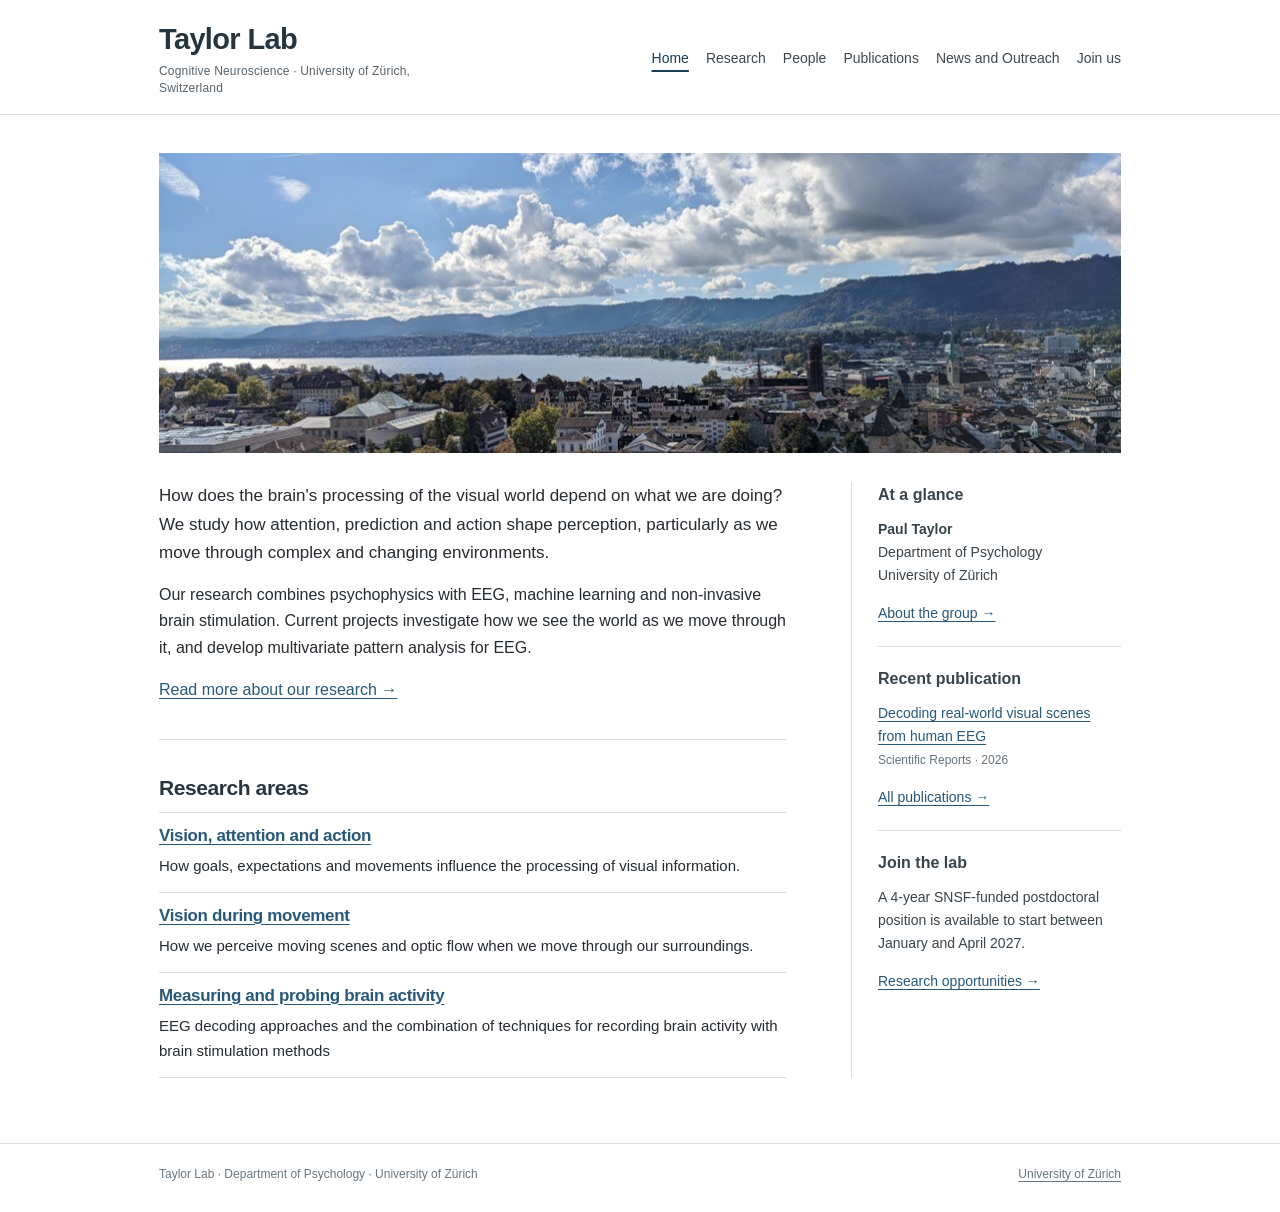
<file: index.html>
<!DOCTYPE html>

<html lang="en">
<head>
<meta charset="utf-8"/>
<meta content="width=device-width, initial-scale=1" name="viewport"/>
<meta content="Cognitive neuroscience research in the Taylor Lab at the University of Zürich: visual perception, attention, prediction, movement, EEG and brain stimulation." name="description"/>
<meta content="#ffffff" name="theme-color"/>
<title>Taylor Lab | Cognitive Neuroscience · University of Zürich</title>
<link href="assets/style.css" rel="stylesheet"/>
</head>
<body>
<a class="skip-link" href="#content">Skip to content</a>
<header class="site-header">
<div class="masthead">
<div class="identity"><a href="index.html">Taylor Lab</a><small>Cognitive Neuroscience · University of Zürich, Switzerland</small></div>
<nav aria-label="Main navigation"><a aria-current="page" href="index.html">Home</a><a href="research.html">Research</a><a href="people.html">People</a><a href="publications.html">Publications</a><a href="news.html">News and Outreach</a><a href="join.html">Join us</a></nav>
</div>
</header>
<main class="container main" id="content">
<figure class="feature"><img alt="Panoramic view of Zürich rooftops, Lake Zürich and distant hills beneath a sunlit sky" fetchpriority="high" height="372" src="assets/zurich-skyline.jpg" width="960"/></figure>
<div class="columns">
<article class="content">
<p class="intro">How does the brain's processing of the visual world depend on what we are doing? We study how attention, prediction and action shape perception, particularly as we move through complex and changing environments.</p>
<p>Our research combines psychophysics with EEG, machine learning and non-invasive brain stimulation. Current projects investigate how we see the world as we move through it, and develop multivariate pattern analysis for EEG.</p>
<p><a href="research.html">Read more about our research →</a></p>
<hr class="divider"/>
<h2>Research areas</h2>
<div class="research-line"><h3><a href="research.html#vision">Vision, attention and action</a></h3><p>How goals, expectations and movements influence the processing of visual information.</p></div>
<div class="research-line"><h3><a href="research.html#optic-flow">Vision during movement</a></h3><p>How we perceive moving scenes and optic flow when we move through our surroundings.</p></div>
<div class="research-line"><h3><a href="research.html#methods">Measuring and probing brain activity</a></h3><p>EEG decoding approaches and the combination of techniques for recording brain activity with brain stimulation methods</p></div>
</article>
<aside aria-label="Lab information" class="sidebar">
<section><h2>At a glance</h2><p><strong>Paul Taylor</strong><br/>Department of Psychology<br/>University of Zürich</p><p><a href="people.html">About the group →</a></p></section>
<section><h2>Recent publication</h2><p><a href="https://doi.org/10.1038/s41598-026-42197-5">Decoding real-world visual scenes from human EEG</a><br/><span class="small-muted">Scientific Reports · 2026</span></p><p><a href="publications.html">All publications →</a></p></section>
<section><h2>Join the lab</h2><p>A 4-year SNSF-funded postdoctoral position is available to start between January and April 2027.</p><p><a href="join.html">Research opportunities →</a></p></section>
</aside>
</div>
</main>
<footer class="site-footer"><div class="footer-inner"><span>Taylor Lab · Department of Psychology · University of Zürich</span><span><a href="https://www.psychologie.uzh.ch/" rel="noopener noreferrer">University of Zürich</a></span></div></footer>
</body>
</html>
</file>
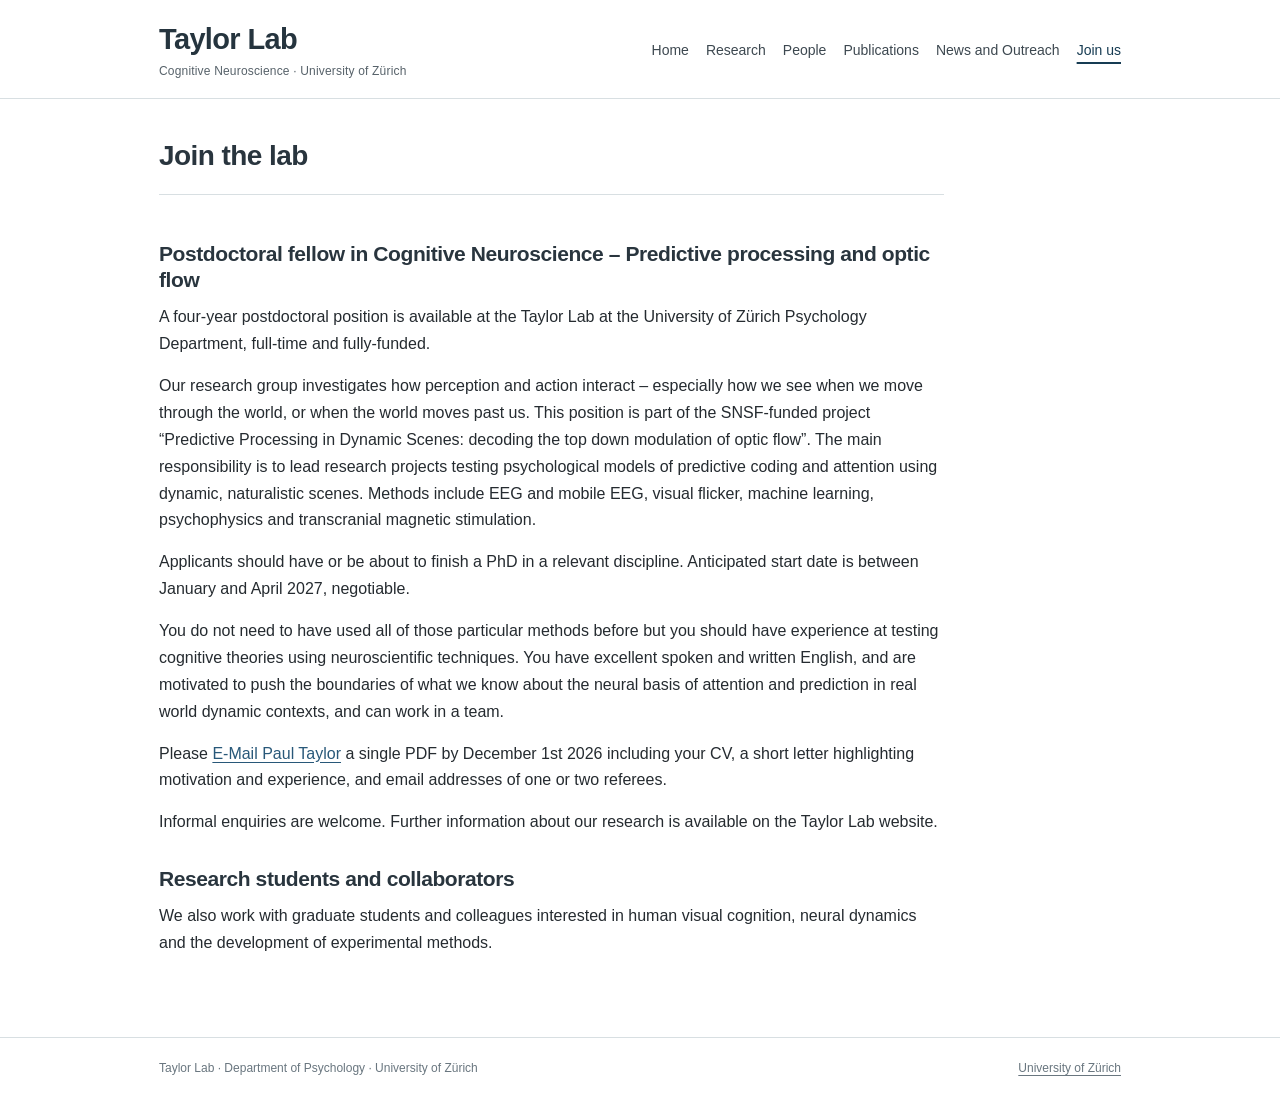
<file: join.html>
<!DOCTYPE html>

<html lang="en">
<head>
<meta charset="utf-8"/>
<meta content="width=device-width, initial-scale=1" name="viewport"/>
<meta content="Information about upcoming research opportunities and the postdoctoral position at the Taylor Lab in Zürich." name="description"/>
<meta content="#ffffff" name="theme-color"/>
<title>Join the Lab | Taylor Lab</title>
<link href="assets/style.css" rel="stylesheet"/>
<script defer="" src="assets/contact.js"></script></head>
<body>
<a class="skip-link" href="#content">Skip to content</a>
<header class="site-header">
<div class="masthead">
<div class="identity"><a href="index.html">Taylor Lab</a><small>Cognitive Neuroscience · University of Zürich</small></div>
<nav aria-label="Main navigation"><a href="index.html">Home</a><a href="research.html">Research</a><a href="people.html">People</a><a href="publications.html">Publications</a><a href="news.html">News and Outreach</a><a aria-current="page" href="join.html">Join us</a></nav>
</div>
</header>
<main class="container main" id="content">
<article class="content reading-width"><h1 class="page-title">Join the lab</h1><section class="opportunity"><h2>Postdoctoral fellow in Cognitive Neuroscience – Predictive processing and optic flow</h2><p>A four-year postdoctoral position is available at the Taylor Lab at the University of Zürich Psychology Department, full-time and fully-funded.</p><p>Our research group investigates how perception and action interact – especially how we see when we move through the world, or when the world moves past us. This position is part of the SNSF-funded project “Predictive Processing in Dynamic Scenes: decoding the top down modulation of optic flow”. The main responsibility is to lead research projects testing psychological models of predictive coding and attention using dynamic, naturalistic scenes. Methods include EEG and mobile EEG, visual flicker, machine learning, psychophysics and transcranial magnetic stimulation.</p><p>Applicants should have or be about to finish a PhD in a relevant discipline. Anticipated start date is between January and April 2027, negotiable.</p><p>You do not need to have used all of those particular methods before but you should have experience at testing cognitive theories using neuroscientific techniques. You have excellent spoken and written English, and are motivated to push the boundaries of what we know about the neural basis of attention and prediction in real world dynamic contexts, and can work in a team.</p><p>Please <a aria-label="E-Mail Paul Taylor regarding the postdoctoral position" class="email-link" data-host="psychologie.uzh.ch" data-user="paul.taylor" href="people.html#contact">E-Mail Paul Taylor</a> a single PDF by December 1st 2026 including your CV, a short letter highlighting motivation and experience, and email addresses of one or two referees.</p><p>Informal enquiries are welcome. Further information about our research is available on the Taylor Lab website.</p></section><section><h2>Research students and collaborators</h2><p>We also work with graduate students and colleagues interested in human visual cognition, neural dynamics and the development of experimental methods.</p></section></article>
</main>
<footer class="site-footer"><div class="footer-inner"><span>Taylor Lab · Department of Psychology · University of Zürich</span><span><a href="https://www.psychologie.uzh.ch/" rel="noopener noreferrer">University of Zürich</a></span></div></footer>
</body>
</html>
</file>
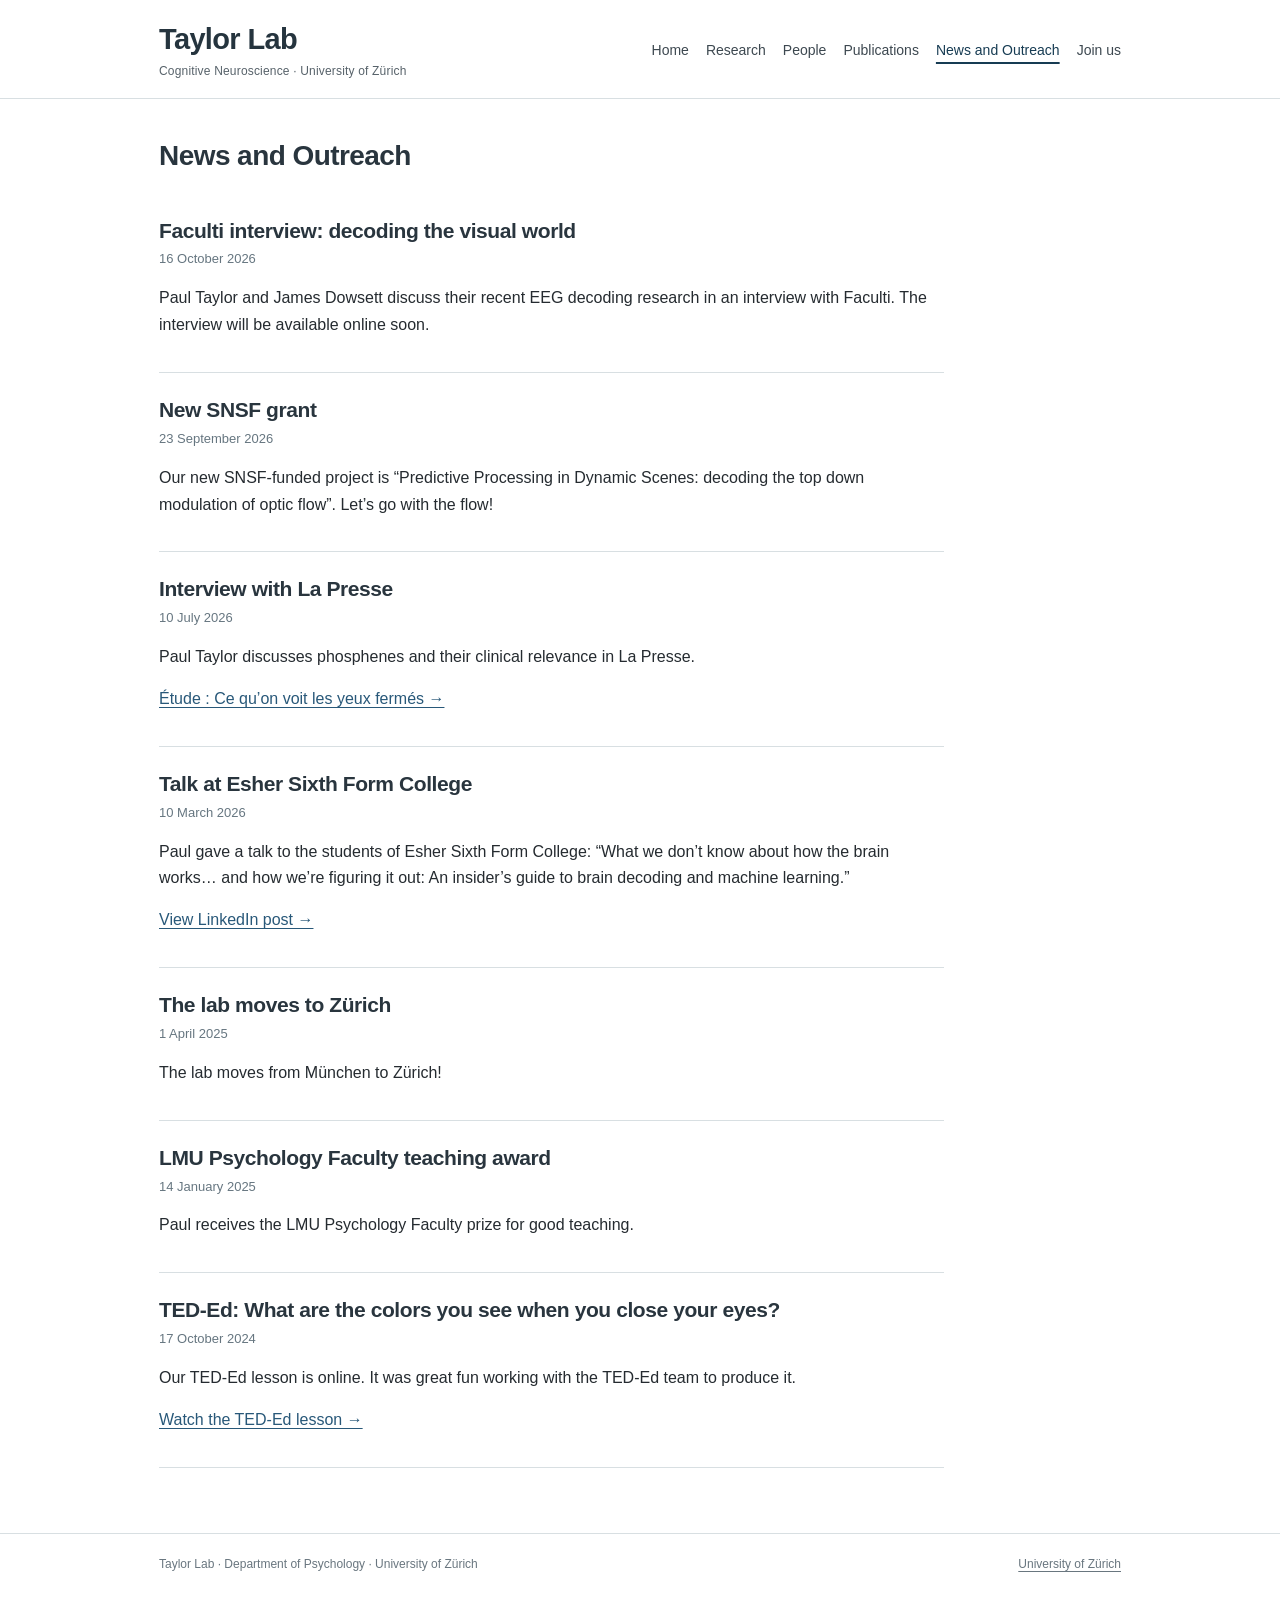
<file: news.html>
<!DOCTYPE html>
<html lang="en">
<head>
<meta charset="utf-8"/>
<meta content="width=device-width, initial-scale=1" name="viewport"/>
<meta content="Taylor Lab news, public engagement, media interviews and research updates." name="description"/>
<meta content="#ffffff" name="theme-color"/>
<title>News and Outreach | Taylor Lab</title>
<link href="assets/style.css" rel="stylesheet"/>
</head>
<body>
<a class="skip-link" href="#content">Skip to content</a>
<header class="site-header">
<div class="masthead">
<div class="identity"><a href="index.html">Taylor Lab</a><small>Cognitive Neuroscience · University of Zürich</small></div>
<nav aria-label="Main navigation"><a href="index.html">Home</a><a href="research.html">Research</a><a href="people.html">People</a><a href="publications.html">Publications</a><a aria-current="page" href="news.html">News and Outreach</a><a href="join.html">Join us</a></nav>
</div>
</header>
<main class="container main" id="content">
<article class="content reading-width"><h1 class="page-title">News and Outreach</h1><section class="news-item"><h2>Faculti interview: decoding the visual world</h2><p class="eyebrow">16 October 2026</p><p>Paul Taylor and James Dowsett discuss their recent EEG decoding research in an interview with Faculti. The interview will be available online soon.</p></section><section class="news-item"><h2>New SNSF grant</h2><p class="eyebrow">23 September 2026</p><p>Our new SNSF-funded project is “Predictive Processing in Dynamic Scenes: decoding the top down modulation of optic flow”. Let’s go with the flow!</p></section><section class="news-item"><h2>Interview with La Presse</h2><p class="eyebrow">10 July 2026</p><p>Paul Taylor discusses phosphenes and their clinical relevance in La Presse.</p><p><a href="https://www.lapresse.ca/actualites/sciences/2026-06-21/etude/ce-qu-on-voit-les-yeux-fermes.php?utm_source=dlvr.it&amp;utm_medium=bluesky&amp;utm_campaign=accueil" rel="noopener noreferrer">Étude : Ce qu’on voit les yeux fermés →</a></p></section><section class="news-item"><h2>Talk at Esher Sixth Form College</h2><p class="eyebrow">10 March 2026</p><p>Paul gave a talk to the students of Esher Sixth Form College: “What we don’t know about how the brain works… and how we’re figuring it out: An insider’s guide to brain decoding and machine learning.”</p><p><a href="https://www.linkedin.com/feed/update/urn:li:share:7439304277015179264/" rel="noopener noreferrer">View LinkedIn post →</a></p></section><section class="news-item"><h2>The lab moves to Zürich</h2><p class="eyebrow">1 April 2025</p><p>The lab moves from München to Zürich!</p></section><section class="news-item"><h2>LMU Psychology Faculty teaching award</h2><p class="eyebrow">14 January 2025</p><p>Paul receives the LMU Psychology Faculty prize for good teaching.</p></section><section class="news-item"><h2>TED-Ed: What are the colors you see when you close your eyes?</h2><p class="eyebrow">17 October 2024</p><p>Our TED-Ed lesson is online. It was great fun working with the TED-Ed team to produce it.</p><p><a href="https://www.youtube.com/watch?v=G4VKiq9NEvM" rel="noopener noreferrer">Watch the TED-Ed lesson →</a></p></section></article>
</main>
<footer class="site-footer"><div class="footer-inner"><span>Taylor Lab · Department of Psychology · University of Zürich</span><span><a href="https://www.psychologie.uzh.ch/" rel="noopener noreferrer">University of Zürich</a></span></div></footer>
</body>
</html>
</file>
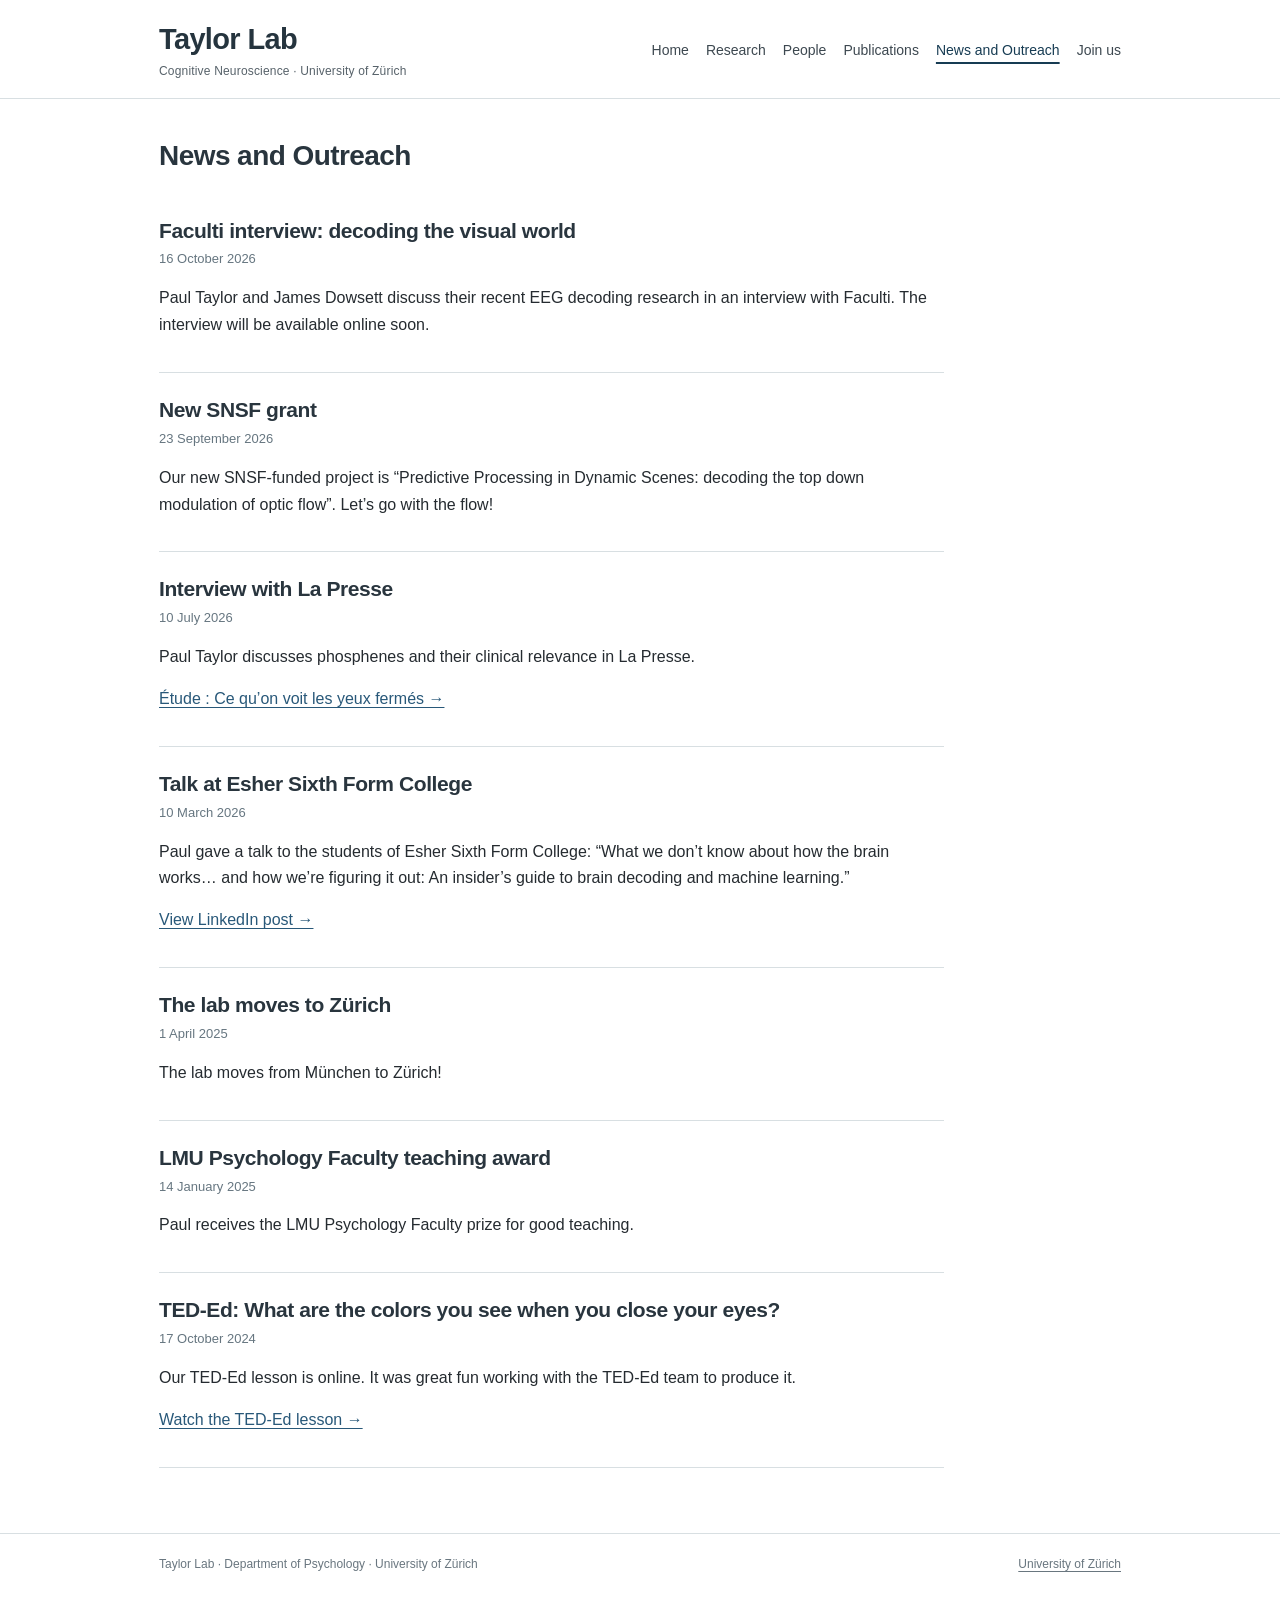
<file: outreach.html>
<!DOCTYPE html>
<html lang="en">
<head>
<meta charset="utf-8"/>
<meta content="width=device-width, initial-scale=1" name="viewport"/>
<meta content="News and Outreach is now available at news.html." name="description"/>
<meta content="#ffffff" name="theme-color"/>
<title>News and Outreach | Taylor Lab</title>
<link href="assets/style.css" rel="stylesheet"/>
<meta content="0;url=news.html" http-equiv="refresh"/></head>
<body>
<a class="skip-link" href="#content">Skip to content</a>
<header class="site-header">
<div class="masthead">
<div class="identity"><a href="index.html">Taylor Lab</a><small>Cognitive Neuroscience · University of Zürich</small></div>
<nav aria-label="Main navigation"><a href="index.html">Home</a><a href="research.html">Research</a><a href="people.html">People</a><a href="publications.html">Publications</a><a href="news.html">News and Outreach</a><a href="join.html">Join us</a></nav>
</div>
</header>
<main class="container main" id="content"><h1>News and Outreach</h1><p>This page has moved to <a href="news.html">News and Outreach</a>.</p></main>
<footer class="site-footer"><div class="footer-inner"><span>Taylor Lab · Department of Psychology · University of Zürich</span><span><a href="https://www.psychologie.uzh.ch/" rel="noopener noreferrer">University of Zürich</a></span></div></footer>
</body>
</html>
</file>
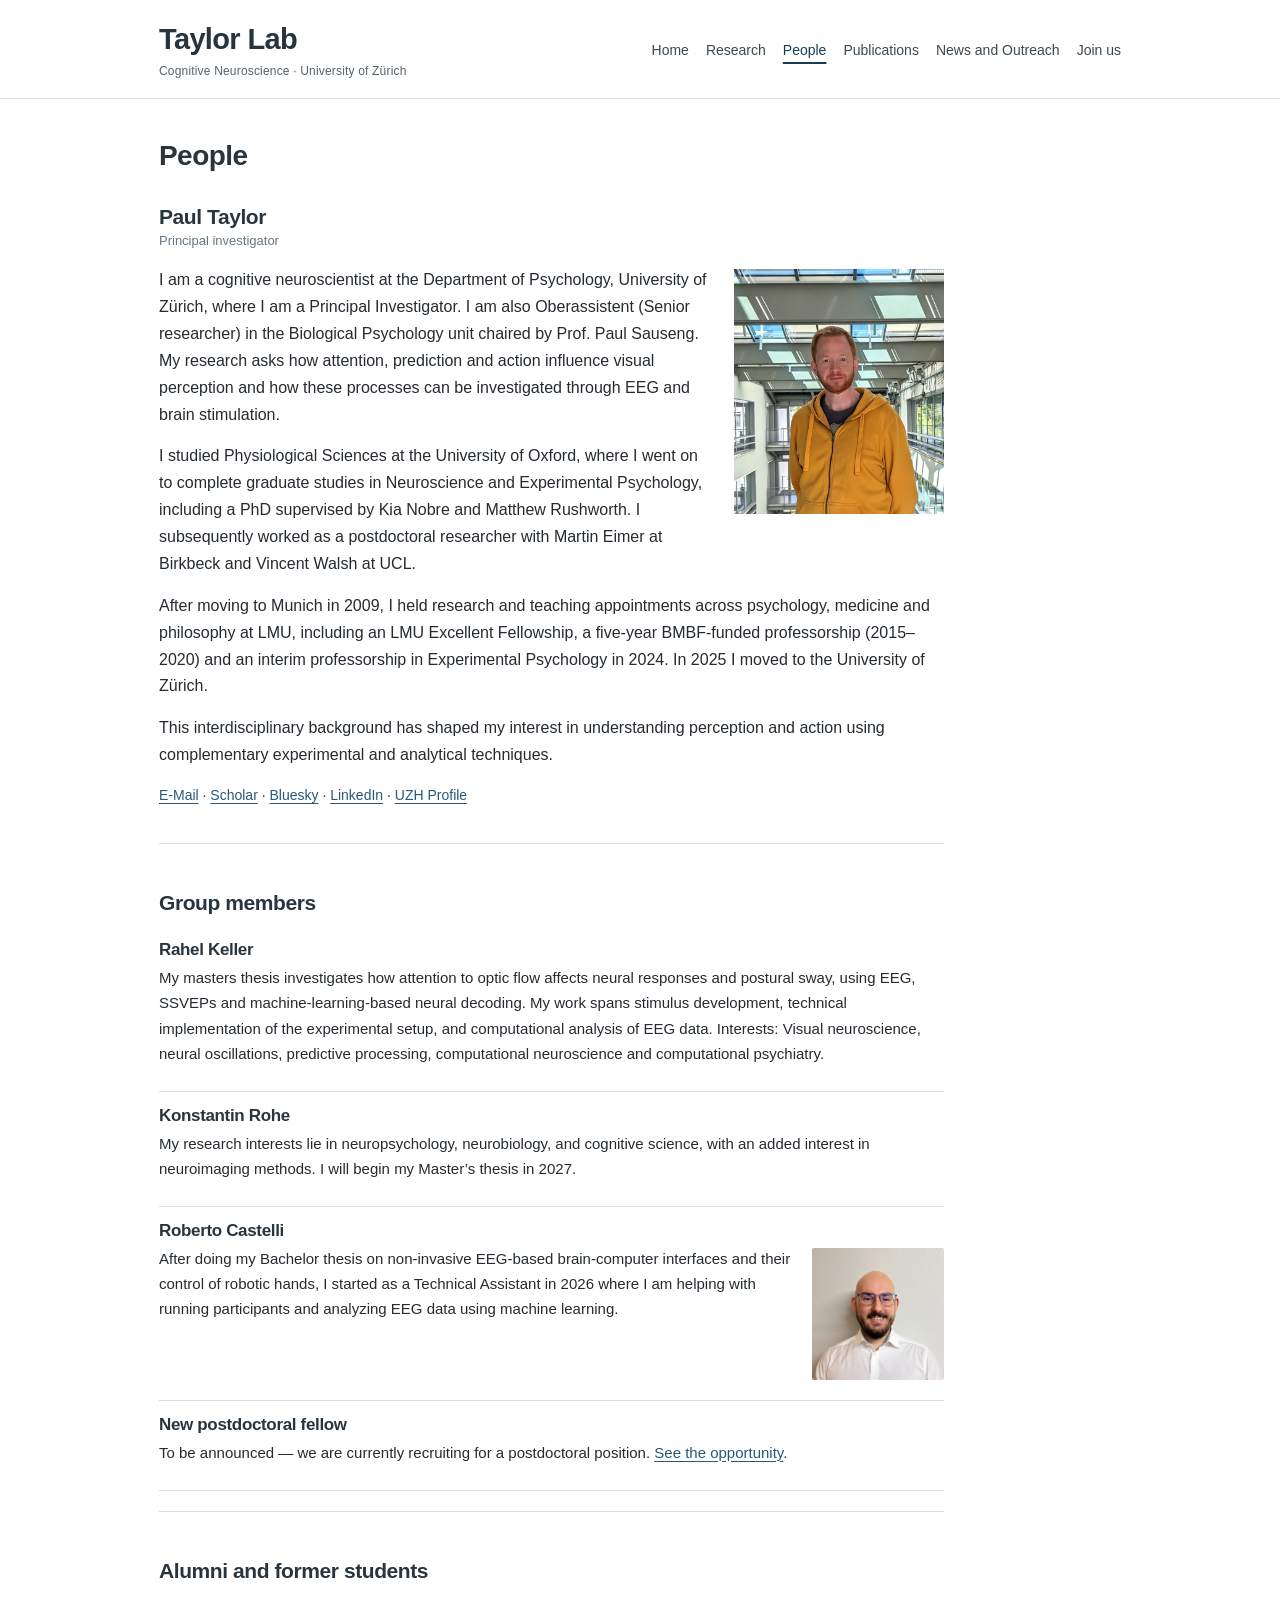
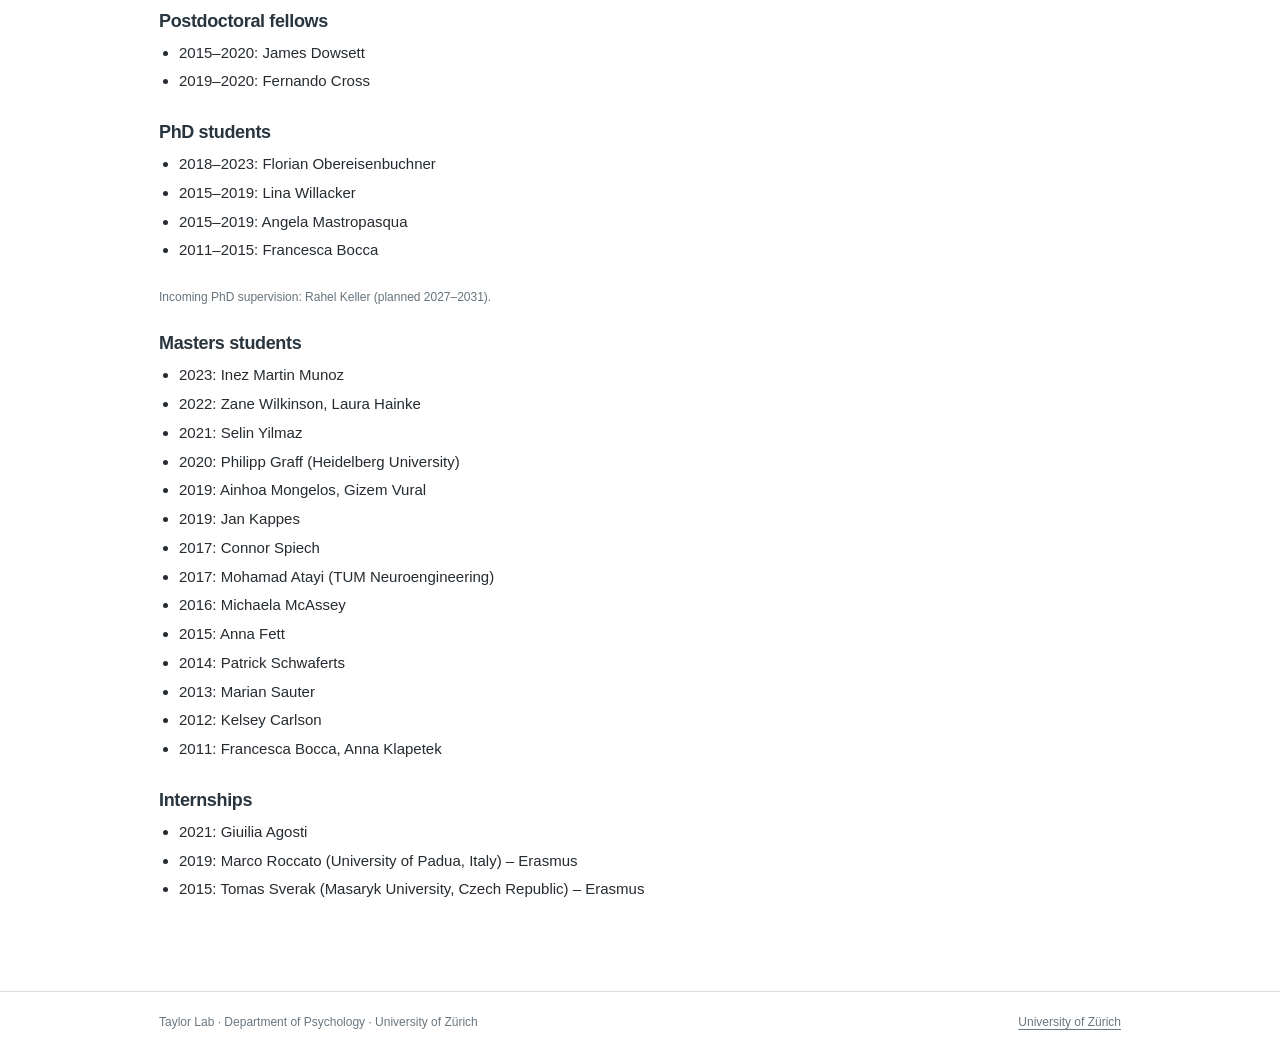
<file: people.html>
<!DOCTYPE html>

<html lang="en">
<head>
<meta charset="utf-8"/>
<meta content="width=device-width, initial-scale=1" name="viewport"/>
<meta content="Paul Taylor and the cognitive neuroscience research group at the University of Zürich." name="description"/>
<meta content="#ffffff" name="theme-color"/>
<title>People | Taylor Lab</title>
<link href="assets/style.css" rel="stylesheet"/>
<script defer="True" src="assets/contact.js"></script></head>
<body>
<a class="skip-link" href="#content">Skip to content</a>
<header class="site-header">
<div class="masthead">
<div class="identity"><a href="index.html">Taylor Lab</a><small>Cognitive Neuroscience · University of Zürich</small></div>
<nav aria-label="Main navigation"><a href="index.html">Home</a><a href="research.html">Research</a><a aria-current="page" href="people.html">People</a><a href="publications.html">Publications</a><a href="news.html">News and Outreach</a><a href="join.html">Join us</a></nav>
</div>
</header>
<main class="container main" id="content">
<article class="content reading-width"><h1 class="page-title">People</h1>
<section class="person-profile" id="paul-taylor">
<h2 class="person-name">Paul Taylor</h2><p class="eyebrow">Principal investigator</p>
<img alt="Photograph of Paul Taylor in a yellow jacket inside a university building" class="profile-photo" height="793" loading="lazy" src="assets/paul-taylor.jpg" width="680"/>
<p>I am a cognitive neuroscientist at the Department of Psychology, University of Zürich, where I am a Principal Investigator. I am also Oberassistent (Senior researcher) in the Biological Psychology unit chaired by Prof. Paul Sauseng. My research asks how attention, prediction and action influence visual perception and how these processes can be investigated through EEG and brain stimulation.</p>
<p>I studied Physiological Sciences at the University of Oxford, where I went on to complete graduate studies in Neuroscience and Experimental Psychology, including a PhD supervised by Kia Nobre and Matthew Rushworth. I subsequently worked as a postdoctoral researcher with Martin Eimer at Birkbeck and Vincent Walsh at UCL.</p>
<p>After moving to Munich in 2009, I held research and teaching appointments across psychology, medicine and philosophy at LMU, including an LMU Excellent Fellowship, a five-year BMBF-funded professorship (2015–2020) and an interim professorship in Experimental Psychology in 2024. In 2025 I moved to the University of Zürich.</p>
<p>This interdisciplinary background has shaped my interest in understanding perception and action using complementary experimental and analytical techniques.</p>
<p class="profile-links" id="contact"><a aria-label="E-mail Paul Taylor" class="email-link" data-host="psychologie.uzh.ch" data-user="paul.taylor" href="#contact">E-Mail</a><span aria-hidden="true"> · </span><a href="https://scholar.google.com/citations?user=MLJGqKoAAAAJ&amp;hl=en" rel="noopener noreferrer">Scholar</a><span aria-hidden="true"> · </span><a href="https://bsky.app/profile/paultaylorbrain.bsky.social" rel="noopener noreferrer">Bluesky</a><span aria-hidden="true"> · </span><a href="https://www.linkedin.com/in/paul-taylor-a242ba1a2/" rel="noopener noreferrer">LinkedIn</a><span aria-hidden="true"> · </span><a href="https://www.psychology.uzh.ch/en/areas/nec/neurokog/team/PI/ptaylor.html" rel="noopener noreferrer">UZH Profile</a></p>
<noscript><p class="small-muted">To contact Paul Taylor without JavaScript, please use the <a href="https://www.psychologie.uzh.ch/">UZH Psychology website</a>.</p></noscript>
</section>
<section class="people-section" id="members"><h2>Group members</h2>
<div class="member"><h3>Rahel Keller</h3><p>My masters thesis investigates how attention to optic flow affects neural responses and postural sway, using EEG, SSVEPs and machine-learning-based neural decoding. My work spans stimulus development, technical implementation of the experimental setup, and computational analysis of EEG data.
Interests: Visual neuroscience, neural oscillations, predictive processing, computational neuroscience and computational psychiatry.</p></div>
<div class="member"><h3>Konstantin Rohe</h3><p>My research interests lie in neuropsychology, neurobiology, and cognitive science, with an added interest in neuroimaging methods. I will begin my Master’s thesis in 2027.</p></div>
<div class="member member-with-photo"><h3>Roberto Castelli</h3><img alt="Portrait of Roberto Castelli" class="member-photo" height="180" loading="lazy" src="assets/roberto-castelli.jpg" width="180"/><p>After doing my Bachelor thesis on non-invasive EEG-based brain-computer interfaces and their control of robotic hands, I started as a Technical Assistant in 2026 where I am helping with running participants and analyzing EEG data using machine learning.</p></div>
<div class="member"><h3>New postdoctoral fellow</h3><p>To be announced — we are currently recruiting for a postdoctoral position. <a href="join.html">See the opportunity</a>.</p></div>
</section>
<section class="people-section" id="alumni"><h2>Alumni and former students</h2>
<h3>Postdoctoral fellows</h3>
<ul class="people-list"><li>2015–2020: James Dowsett</li><li>2019–2020: Fernando Cross</li></ul>
<h3>PhD students</h3><ul class="people-list">
<li>2018–2023: Florian Obereisenbuchner</li><li>2015–2019: Lina Willacker</li><li>2015–2019: Angela Mastropasqua</li><li>2011–2015: Francesca Bocca</li>
</ul>
<p class="small-muted">Incoming PhD supervision: Rahel Keller (planned 2027–2031).</p>
<h3>Masters students</h3><ul class="people-list">
<li>2023: Inez Martin Munoz</li><li>2022: Zane Wilkinson, Laura Hainke</li><li>2021: Selin Yilmaz</li><li>2020: Philipp Graff (Heidelberg University)</li><li>2019: Ainhoa Mongelos, Gizem Vural</li><li>2019: Jan Kappes</li><li>2017: Connor Spiech</li><li>2017: Mohamad Atayi (TUM Neuroengineering)</li><li>2016: Michaela McAssey</li><li>2015: Anna Fett</li><li>2014: Patrick Schwaferts</li><li>2013: Marian Sauter</li><li>2012: Kelsey Carlson</li><li>2011: Francesca Bocca, Anna Klapetek</li>
</ul>
<h3>Internships</h3><ul class="people-list"><li>2021: Giuilia Agosti</li><li>2019: Marco Roccato (University of Padua, Italy) – Erasmus</li><li>2015: Tomas Sverak (Masaryk University, Czech Republic) – Erasmus</li></ul>
</section></article>
</main>
<footer class="site-footer"><div class="footer-inner"><span>Taylor Lab · Department of Psychology · University of Zürich</span><span><a href="https://www.psychologie.uzh.ch/" rel="noopener noreferrer">University of Zürich</a></span></div></footer>
</body>
</html>
</file>
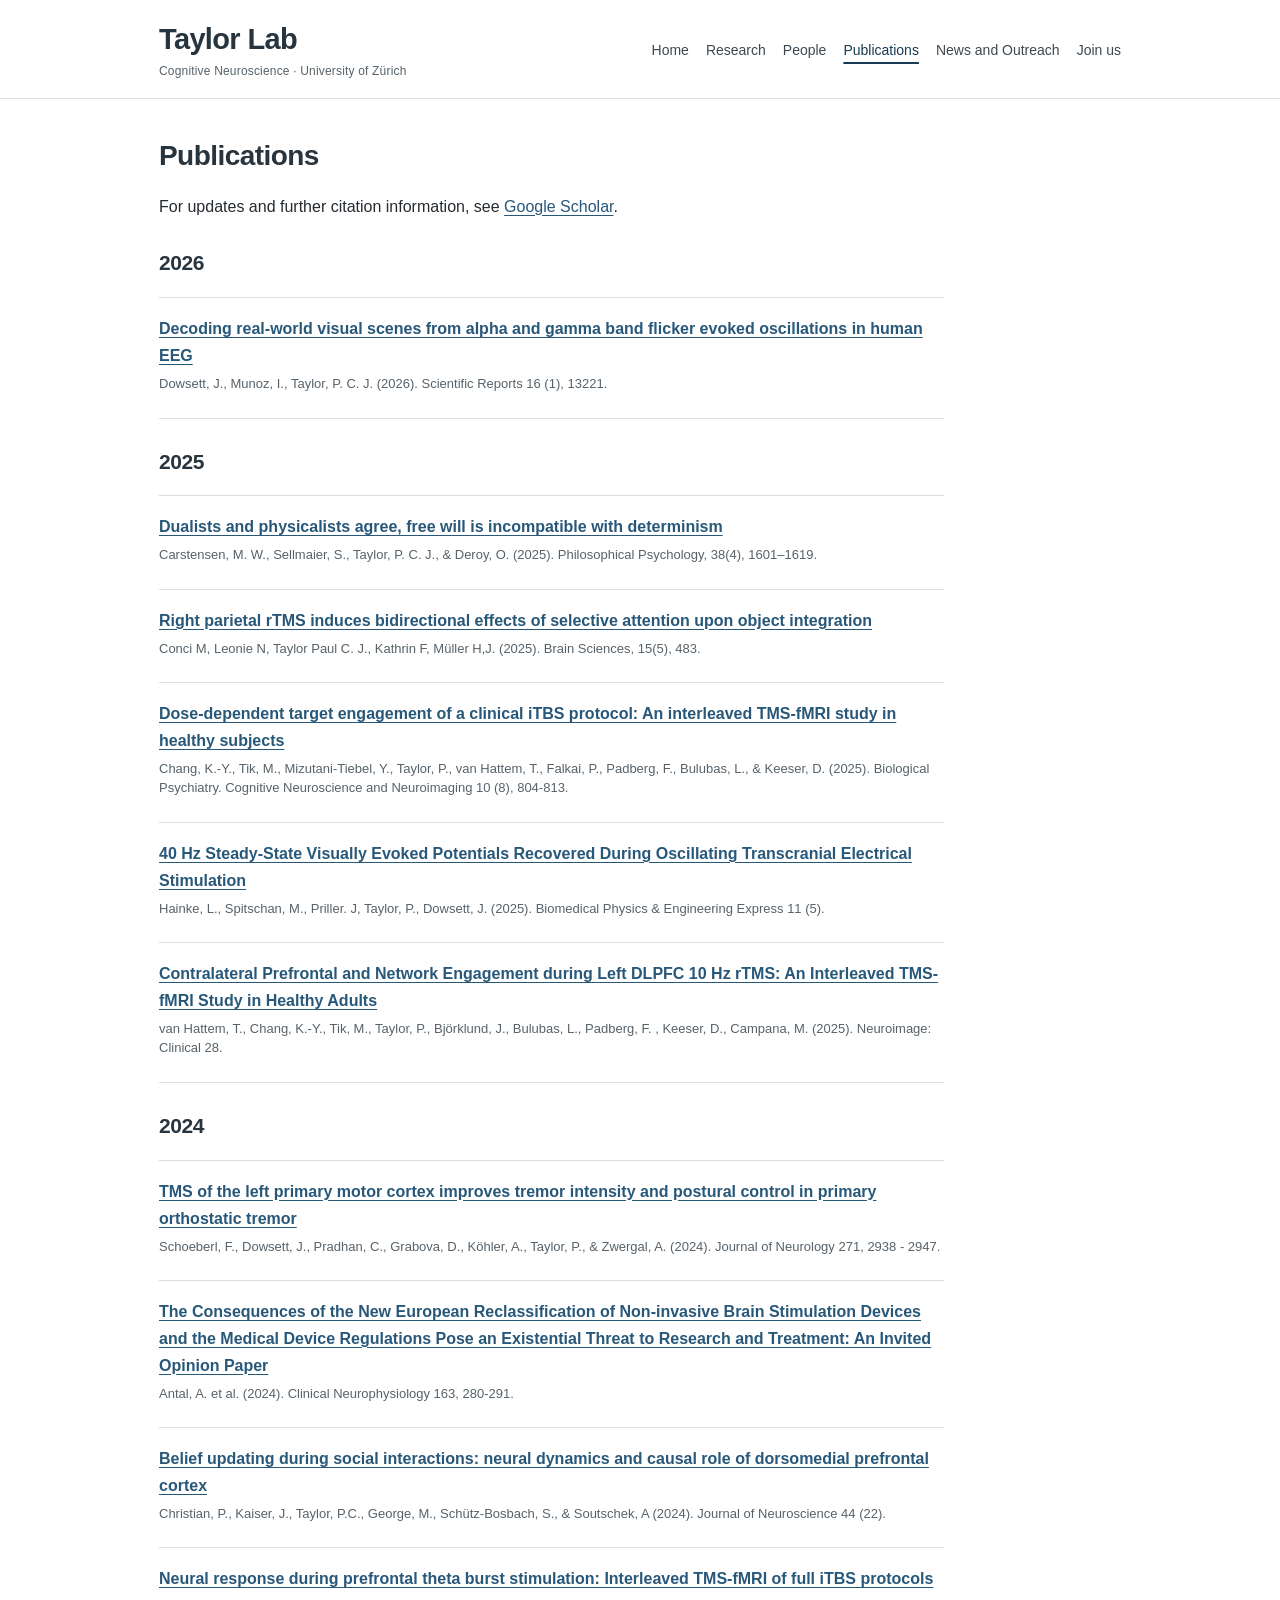
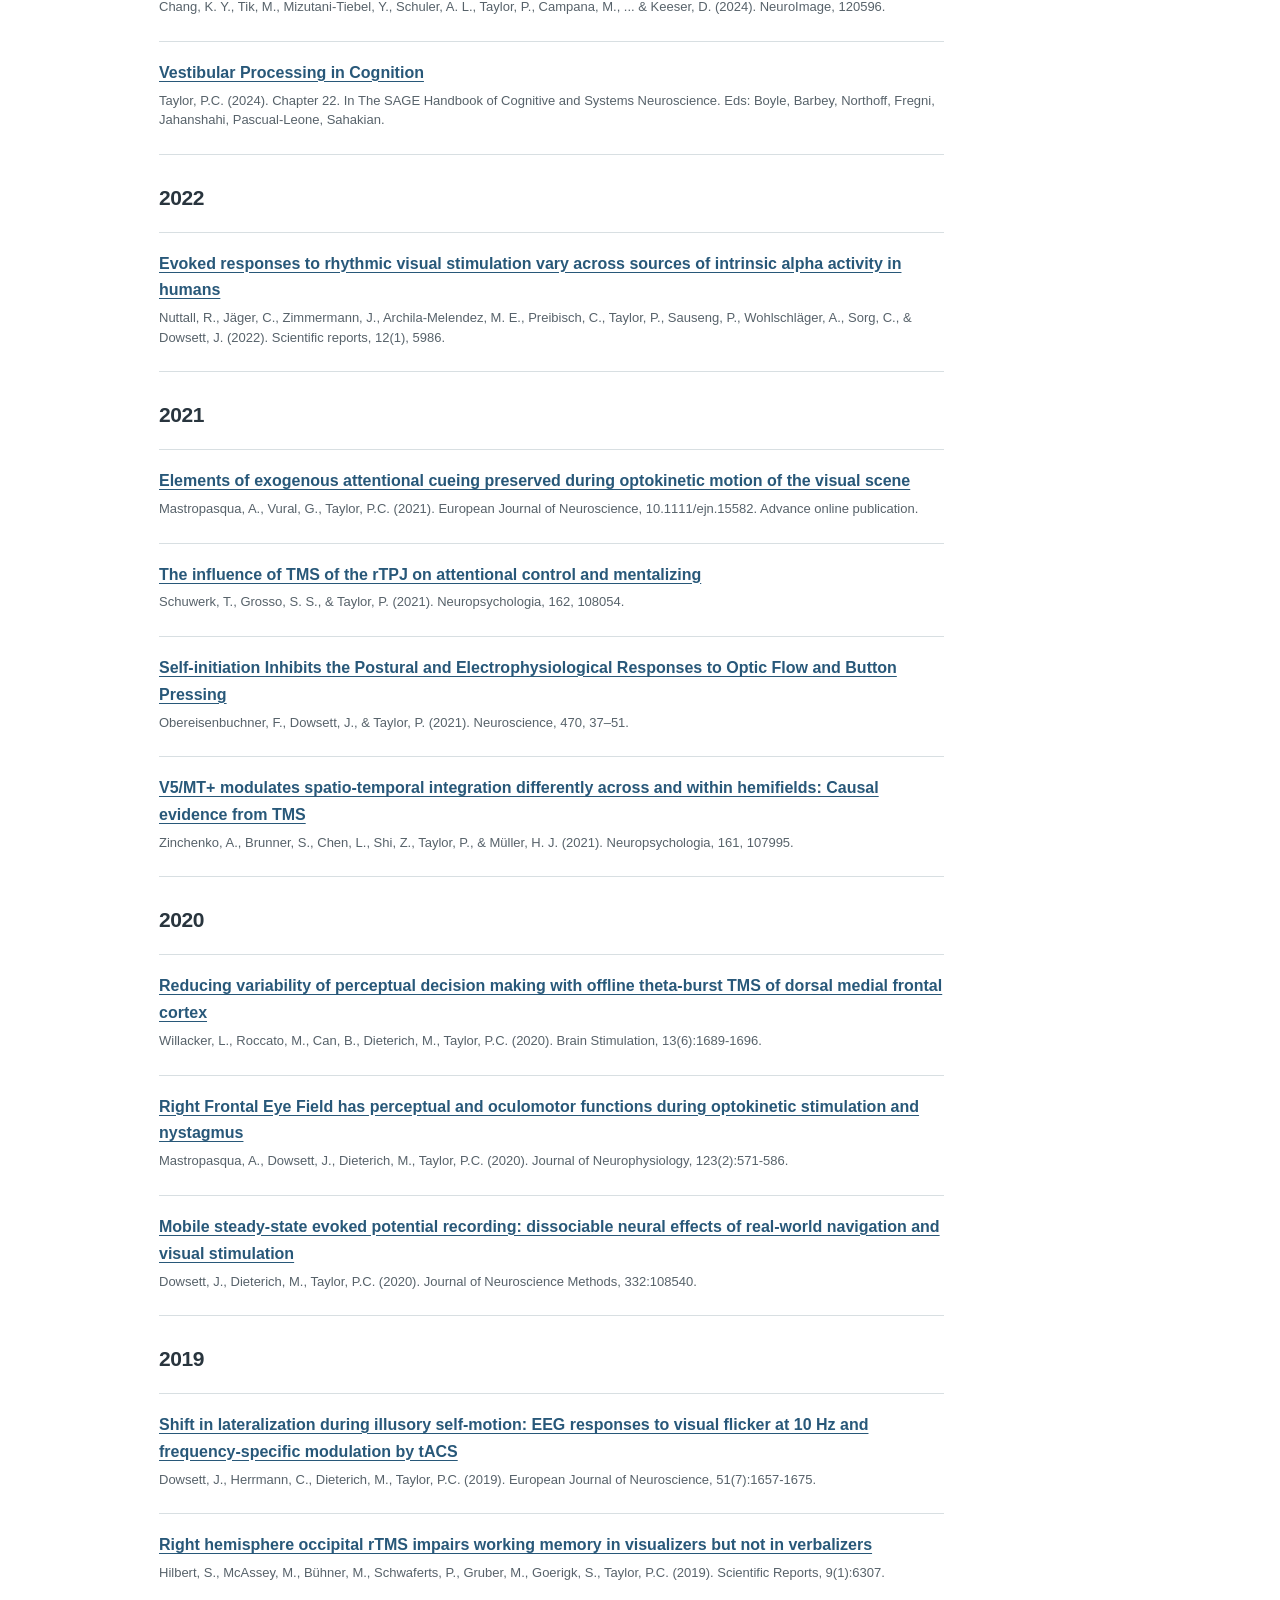
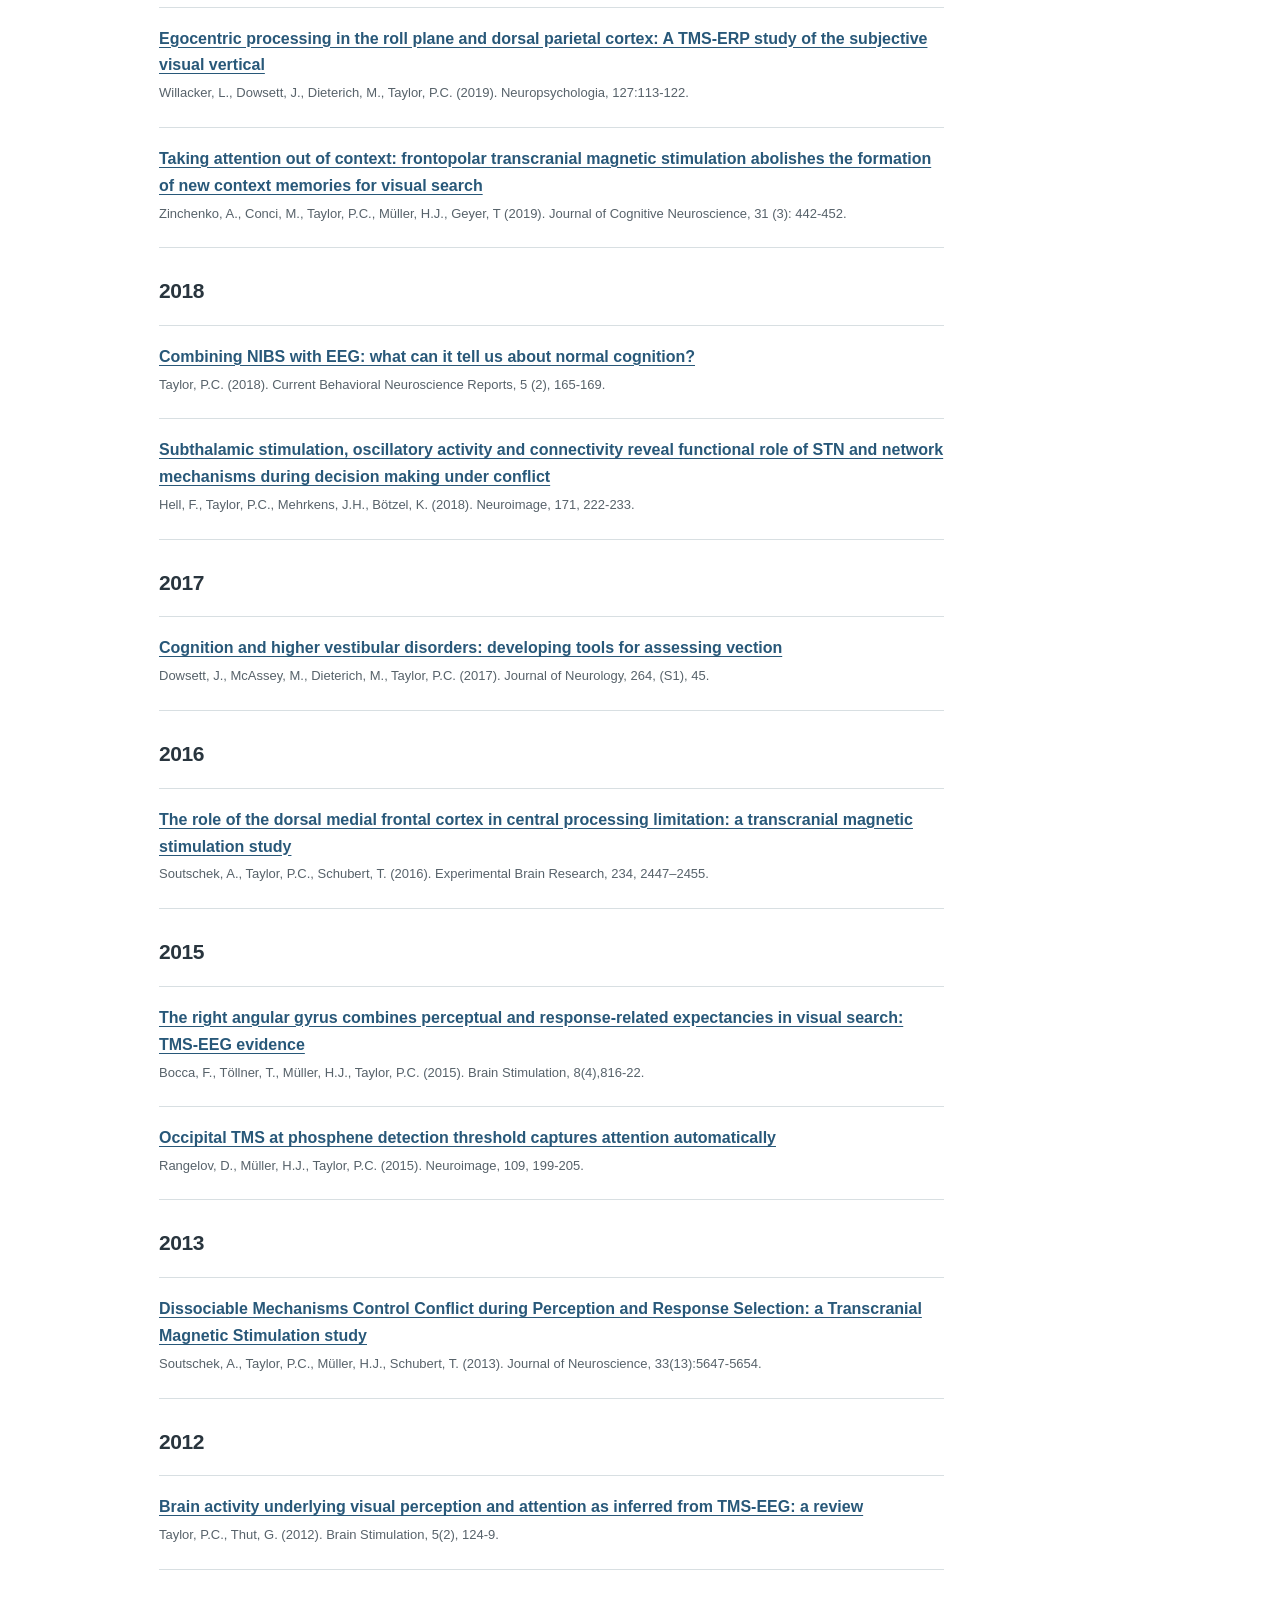
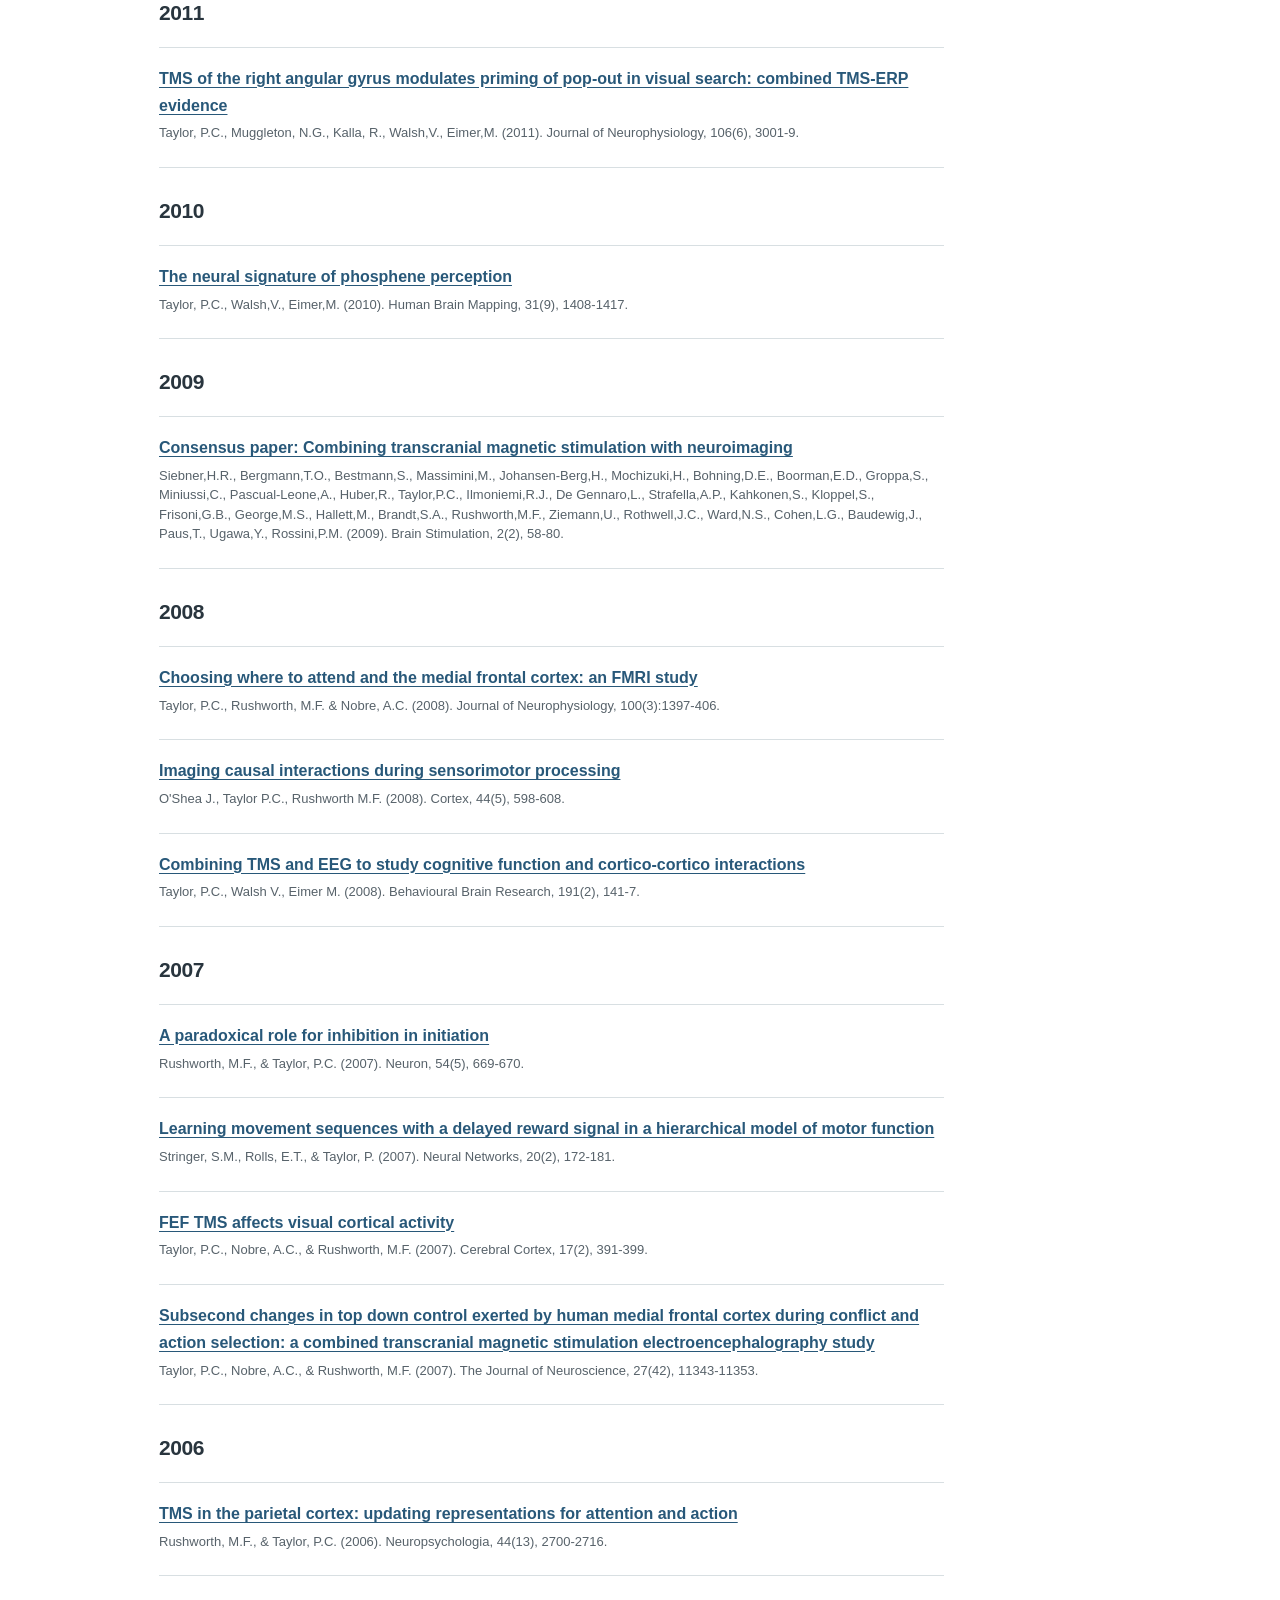
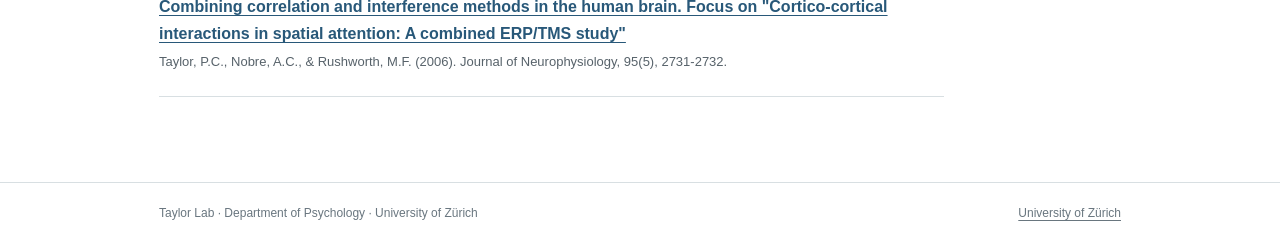
<file: publications.html>
<!DOCTYPE html>

<html lang="en">
<head>
<meta charset="utf-8"/>
<meta content="width=device-width, initial-scale=1" name="viewport"/>
<meta content="Complete bibliography for Paul Taylor from the supplied publication export, grouped by year." name="description"/>
<meta content="#ffffff" name="theme-color"/>
<title>Publications | Taylor Lab</title>
<link href="assets/style.css" rel="stylesheet"/>
</head>
<body>
<a class="skip-link" href="#content">Skip to content</a>
<header class="site-header">
<div class="masthead">
<div class="identity"><a href="index.html">Taylor Lab</a><small>Cognitive Neuroscience · University of Zürich</small></div>
<nav aria-label="Main navigation"><a href="index.html">Home</a><a href="research.html">Research</a><a href="people.html">People</a><a aria-current="page" href="publications.html">Publications</a><a href="news.html">News and Outreach</a><a href="join.html">Join us</a></nav>
</div>
</header>
<main class="container main" id="content">
<article class="content reading-width"><h1 class="page-title">Publications</h1><p>For updates and further citation information, see <a href="https://scholar.google.com/citations?user=MLJGqKoAAAAJ&amp;hl=en" rel="noopener noreferrer">Google Scholar</a>.</p><h2 id="year-2026">2026</h2><ul class="publications-list"><li class="publication"><a class="publication-title" href="https://doi.org/10.1038/s41598-026-42197-5" rel="noopener noreferrer">Decoding real-world visual scenes from alpha and gamma band flicker evoked oscillations in human EEG</a><div class="publication-details">Dowsett, J., Munoz, I., Taylor, P. C. J. (2026). Scientific Reports 16 (1), 13221.</div></li></ul><h2 id="year-2025">2025</h2><ul class="publications-list"><li class="publication"><a class="publication-title" href="https://doi.org/10.1080/09515089.2023.2263044" rel="noopener noreferrer">Dualists and physicalists agree, free will is incompatible with determinism</a><div class="publication-details">Carstensen, M. W., Sellmaier, S., Taylor, P. C. J., &amp; Deroy, O. (2025). Philosophical Psychology, 38(4), 1601–1619.</div></li><li class="publication"><a class="publication-title" href="https://doi.org/10.3390/brainsci15050483" rel="noopener noreferrer">Right parietal rTMS induces bidirectional effects of selective attention upon object integration</a><div class="publication-details">Conci M, Leonie N, Taylor Paul C. J., Kathrin F, Müller H,J. (2025). Brain Sciences, 15(5), 483.</div></li><li class="publication"><a class="publication-title" href="https://doi.org/10.1016/j.bpsc.2024.08.009" rel="noopener noreferrer">Dose-dependent target engagement of a clinical iTBS protocol: An interleaved TMS-fMRI study in healthy subjects</a><div class="publication-details">Chang, K.-Y., Tik, M., Mizutani-Tiebel, Y., Taylor, P., van Hattem, T., Falkai, P., Padberg, F., Bulubas, L., &amp; Keeser, D. (2025). Biological Psychiatry. Cognitive Neuroscience and Neuroimaging 10 (8), 804-813.</div></li><li class="publication"><a class="publication-title" href="https://doi.org/10.1088/2057-1976/adfdea" rel="noopener noreferrer">40 Hz Steady-State Visually Evoked Potentials Recovered During Oscillating Transcranial Electrical Stimulation</a><div class="publication-details">Hainke, L., Spitschan, M., Priller. J, Taylor, P., Dowsett, J. (2025). Biomedical Physics &amp; Engineering Express 11 (5).</div></li><li class="publication"><a class="publication-title" href="https://doi.org/10.1016/j.nicl.2025.103862" rel="noopener noreferrer">Contralateral Prefrontal and Network Engagement during Left DLPFC 10 Hz rTMS: An Interleaved TMS-fMRI Study in Healthy Adults</a><div class="publication-details">van Hattem, T., Chang, K.-Y., Tik, M., Taylor, P., Björklund, J., Bulubas, L., Padberg, F. , Keeser, D., Campana, M. (2025). Neuroimage: Clinical 28.</div></li></ul><h2 id="year-2024">2024</h2><ul class="publications-list"><li class="publication"><a class="publication-title" href="https://scholar.google.com/scholar?q=TMS%20of%20the%20left%20primary%20motor%20cortex%20improves%20tremor%20intensity%20and%20postural%20control%20in%20primary%20orthostatic%20tremor" rel="noopener noreferrer">TMS of the left primary motor cortex improves tremor intensity and postural control in primary orthostatic tremor</a><div class="publication-details">Schoeberl, F., Dowsett, J., Pradhan, C., Grabova, D., Köhler, A., Taylor, P., &amp; Zwergal, A. (2024). Journal of Neurology 271, 2938 - 2947.</div></li><li class="publication"><a class="publication-title" href="https://scholar.google.com/scholar?q=The%20Consequences%20of%20the%20New%20European%20Reclassification%20of%20Non-invasive%20Brain%20Stimulation%20Devices%20and%20the%20Medical%20Device%20Regulations%20Pose%20an%20Existential%20Threat%20to%20Research%20and%20Treatment%3A%20An%20Invited%20Opinion%20Paper" rel="noopener noreferrer">The Consequences of the New European Reclassification of Non-invasive Brain Stimulation Devices and the Medical Device Regulations Pose an Existential Threat to Research and Treatment: An Invited Opinion Paper</a><div class="publication-details">Antal, A. et al. (2024). Clinical Neurophysiology 163, 280-291.</div></li><li class="publication"><a class="publication-title" href="https://scholar.google.com/scholar?q=Belief%20updating%20during%20social%20interactions%3A%20Neural%20dynamics%20and%20causal%20role%20of%20dorsomedial%20prefrontal%20cortex" rel="noopener noreferrer">Belief updating during social interactions: neural dynamics and causal role of dorsomedial prefrontal cortex</a><div class="publication-details">Christian, P., Kaiser, J., Taylor, P.C., George, M., Schütz-Bosbach, S., &amp; Soutschek, A (2024). Journal of Neuroscience 44 (22).</div></li><li class="publication"><a class="publication-title" href="https://scholar.google.com/scholar?q=Neural%20response%20during%20prefrontal%20theta%20burst%20stimulation%3A%20Interleaved%20TMS-fMRI%20of%20full%20iTBS%20protocols" rel="noopener noreferrer">Neural response during prefrontal theta burst stimulation: Interleaved TMS-fMRI of full iTBS protocols</a><div class="publication-details">Chang, K. Y., Tik, M., Mizutani-Tiebel, Y., Schuler, A. L., Taylor, P., Campana, M., ... &amp; Keeser, D. (2024). NeuroImage, 120596.</div></li><li class="publication"><a class="publication-title" href="https://scholar.google.com/scholar?q=Vestibular%20Processing%20in%20Cognition" rel="noopener noreferrer">Vestibular Processing in Cognition</a><div class="publication-details">Taylor, P.C. (2024). Chapter 22. In The SAGE Handbook of Cognitive and Systems Neuroscience. Eds: Boyle, Barbey, Northoff, Fregni, Jahanshahi, Pascual-Leone, Sahakian.</div></li></ul><h2 id="year-2022">2022</h2><ul class="publications-list"><li class="publication"><a class="publication-title" href="https://scholar.google.com/scholar?q=Evoked%20responses%20to%20rhythmic%20visual%20stimulation%20vary%20across%20sources%20of%20intrinsic%20alpha%20activity%20in%20humans.%20Scientific%20reports" rel="noopener noreferrer">Evoked responses to rhythmic visual stimulation vary across sources of intrinsic alpha activity in humans</a><div class="publication-details">Nuttall, R., Jäger, C., Zimmermann, J., Archila-Melendez, M. E., Preibisch, C., Taylor, P., Sauseng, P., Wohlschläger, A., Sorg, C., &amp; Dowsett, J. (2022). Scientific reports, 12(1), 5986.</div></li></ul><h2 id="year-2021">2021</h2><ul class="publications-list"><li class="publication"><a class="publication-title" href="https://doi.org/10.1111/ejn.15582" rel="noopener noreferrer">Elements of exogenous attentional cueing preserved during optokinetic motion of the visual scene</a><div class="publication-details">Mastropasqua, A., Vural, G., Taylor, P.C. (2021). European Journal of Neuroscience, 10.1111/ejn.15582. Advance online publication.</div></li><li class="publication"><a class="publication-title" href="https://scholar.google.com/scholar?q=The%20influence%20of%20TMS%20of%20the%20rTPJ%20on%20attentional%20control%20and%20mentalizing" rel="noopener noreferrer">The influence of TMS of the rTPJ on attentional control and mentalizing</a><div class="publication-details">Schuwerk, T., Grosso, S. S., &amp; Taylor, P. (2021). Neuropsychologia, 162, 108054.</div></li><li class="publication"><a class="publication-title" href="https://scholar.google.com/scholar?q=Self-initiation%20Inhibits%20the%20Postural%20and%20Electrophysiological%20Responses%20to%20Optic%20Flow%20and%20Button%20Pressing" rel="noopener noreferrer">Self-initiation Inhibits the Postural and Electrophysiological Responses to Optic Flow and Button Pressing</a><div class="publication-details">Obereisenbuchner, F., Dowsett, J., &amp; Taylor, P. (2021). Neuroscience, 470, 37–51.</div></li><li class="publication"><a class="publication-title" href="https://scholar.google.com/scholar?q=V5/MT%2B%20modulates%20spatio-temporal%20integration%20differently%20across%20and%20within%20hemifields%3A%20Causal%20evidence%20from%20TMS" rel="noopener noreferrer">V5/MT+ modulates spatio-temporal integration differently across and within hemifields: Causal evidence from TMS</a><div class="publication-details">Zinchenko, A., Brunner, S., Chen, L., Shi, Z., Taylor, P., &amp; Müller, H. J. (2021). Neuropsychologia, 161, 107995.</div></li></ul><h2 id="year-2020">2020</h2><ul class="publications-list"><li class="publication"><a class="publication-title" href="https://scholar.google.com/scholar?q=Reducing%20variability%20of%20perceptual%20decision%20making%20with%20offline%20theta-burst%20TMS%20of%20dorsal%20medial%20frontal%20cortex" rel="noopener noreferrer">Reducing variability of perceptual decision making with offline theta-burst TMS of dorsal medial frontal cortex</a><div class="publication-details">Willacker, L., Roccato, M., Can, B., Dieterich, M., Taylor, P.C. (2020). Brain Stimulation, 13(6):1689-1696.</div></li><li class="publication"><a class="publication-title" href="https://scholar.google.com/scholar?q=Right%20frontal%20eye%20field%20has%20perceptual%20and%20oculomotor%20functions%20during%20optokinetic%20stimulation%20and%20nystagmus" rel="noopener noreferrer">Right Frontal Eye Field has perceptual and oculomotor functions during optokinetic stimulation and nystagmus</a><div class="publication-details">Mastropasqua, A., Dowsett, J., Dieterich, M., Taylor, P.C. (2020). Journal of Neurophysiology, 123(2):571-586.</div></li><li class="publication"><a class="publication-title" href="https://scholar.google.com/scholar?q=Mobile%20steady-state%20evoked%20potential%20recording%3A%20dissociable%20neural%20effects%20of%20real-world%20navigation%20and%20visual%20stimulation" rel="noopener noreferrer">Mobile steady-state evoked potential recording: dissociable neural effects of real-world navigation and visual stimulation</a><div class="publication-details">Dowsett, J., Dieterich, M., Taylor, P.C. (2020). Journal of Neuroscience Methods, 332:108540.</div></li></ul><h2 id="year-2019">2019</h2><ul class="publications-list"><li class="publication"><a class="publication-title" href="https://scholar.google.com/scholar?q=Shift%20in%20lateralization%20during%20illusory%20self-motion%3A%20EEG%20responses%20to%20visual%20flicker%20at%2010%20Hz%20and%20frequency-specific%20modulation%20by%20tACS" rel="noopener noreferrer">Shift in lateralization during illusory self-motion: EEG responses to visual flicker at 10 Hz and frequency-specific modulation by tACS</a><div class="publication-details">Dowsett, J., Herrmann, C., Dieterich, M., Taylor, P.C. (2019). European Journal of Neuroscience, 51(7):1657-1675.</div></li><li class="publication"><a class="publication-title" href="https://scholar.google.com/scholar?q=Right%20hemisphere%20occipital%20rTMS%20impairs%20working%20memory%20in%20visualizers%20but%20not%20in%20verbalizers" rel="noopener noreferrer">Right hemisphere occipital rTMS impairs working memory in visualizers but not in verbalizers</a><div class="publication-details">Hilbert, S., McAssey, M., Bühner, M., Schwaferts, P., Gruber, M., Goerigk, S., Taylor, P.C. (2019). Scientific Reports, 9(1):6307.</div></li><li class="publication"><a class="publication-title" href="https://scholar.google.com/scholar?q=Egocentric%20processing%20in%20the%20roll%20plane%20and%20dorsal%20parietal%20cortex%3A%20A%20TMS-ERP%20study%20of%20the%20subjective%20visual%20vertical" rel="noopener noreferrer">Egocentric processing in the roll plane and dorsal parietal cortex: A TMS-ERP study of the subjective visual vertical</a><div class="publication-details">Willacker, L., Dowsett, J., Dieterich, M., Taylor, P.C. (2019). Neuropsychologia, 127:113-122.</div></li><li class="publication"><a class="publication-title" href="https://scholar.google.com/scholar?q=Taking%20attention%20out%20of%20context%3A%20Frontopolar%20transcranial%20magnetic%20stimulation%20abolishes%20the%20formation%20of%20new%20context%20memories%20in%20visual%20search" rel="noopener noreferrer">Taking attention out of context: frontopolar transcranial magnetic stimulation abolishes the formation of new context memories for visual search</a><div class="publication-details">Zinchenko, A., Conci, M., Taylor, P.C., Müller, H.J., Geyer, T (2019). Journal of Cognitive Neuroscience, 31 (3): 442-452.</div></li></ul><h2 id="year-2018">2018</h2><ul class="publications-list"><li class="publication"><a class="publication-title" href="https://scholar.google.com/scholar?q=Combining%20NIBS%20with%20EEG%3A%20what%20can%20it%20tell%20us%20about%20normal%20cognition%3F" rel="noopener noreferrer">Combining NIBS with EEG: what can it tell us about normal cognition?</a><div class="publication-details">Taylor, P.C. (2018). Current Behavioral Neuroscience Reports, 5 (2), 165-169.</div></li><li class="publication"><a class="publication-title" href="https://scholar.google.com/scholar?q=Subthalamic%20stimulation%2C%20oscillatory%20activity%20and%20connectivity%20reveal%20functional%20role%20of%20STN%20and%20network%20mechanisms%20during%20decision%20making%20under%20conflict" rel="noopener noreferrer">Subthalamic stimulation, oscillatory activity and connectivity reveal functional role of STN and network mechanisms during decision making under conflict</a><div class="publication-details">Hell, F., Taylor, P.C., Mehrkens, J.H., Bötzel, K. (2018). Neuroimage, 171, 222-233.</div></li></ul><h2 id="year-2017">2017</h2><ul class="publications-list"><li class="publication"><a class="publication-title" href="https://scholar.google.com/scholar?q=Cognition%20and%20higher%20vestibular%20disorders%3A%20Developing%20tools%20for%20assessing%20vection" rel="noopener noreferrer">Cognition and higher vestibular disorders: developing tools for assessing vection</a><div class="publication-details">Dowsett, J., McAssey, M., Dieterich, M., Taylor, P.C. (2017). Journal of Neurology, 264, (S1), 45.</div></li></ul><h2 id="year-2016">2016</h2><ul class="publications-list"><li class="publication"><a class="publication-title" href="https://scholar.google.com/scholar?q=The%20role%20of%20the%20dorsal%20medial%20frontal%20cortex%20in%20central%20processing%20limitation%3A%20A%20transcranial%20magnetic%20stimulation%20study" rel="noopener noreferrer">The role of the dorsal medial frontal cortex in central processing limitation: a transcranial magnetic stimulation study</a><div class="publication-details">Soutschek, A., Taylor, P.C., Schubert, T. (2016). Experimental Brain Research, 234, 2447–2455.</div></li></ul><h2 id="year-2015">2015</h2><ul class="publications-list"><li class="publication"><a class="publication-title" href="https://scholar.google.com/scholar?q=The%20right%20angular%20gyrus%20combines%20perceptual%20and%20response-related%20expectancies%20in%20visual%20search%3A%20TMS-EEG%20evidence" rel="noopener noreferrer">The right angular gyrus combines perceptual and response-related expectancies in visual search: TMS-EEG evidence</a><div class="publication-details">Bocca, F., Töllner, T., Müller, H.J., Taylor, P.C. (2015). Brain Stimulation, 8(4),816-22.</div></li><li class="publication"><a class="publication-title" href="https://scholar.google.com/scholar?q=Occipital%20TMS%20at%20phosphene%20detection%20threshold%20captures%20attention%20automatically" rel="noopener noreferrer">Occipital TMS at phosphene detection threshold captures attention automatically</a><div class="publication-details">Rangelov, D., Müller, H.J., Taylor, P.C. (2015). Neuroimage, 109, 199-205.</div></li></ul><h2 id="year-2013">2013</h2><ul class="publications-list"><li class="publication"><a class="publication-title" href="https://scholar.google.com/scholar?q=Dissociable%20Mechanisms%20Control%20Conflict%20during%20Perception%20and%20Response%20Selection%3A%20a%20Transcranial%20Magnetic%20Stimulation%20study" rel="noopener noreferrer">Dissociable Mechanisms Control Conflict during Perception and Response Selection: a Transcranial Magnetic Stimulation study</a><div class="publication-details">Soutschek, A., Taylor, P.C., Müller, H.J., Schubert, T. (2013). Journal of Neuroscience, 33(13):5647-5654.</div></li></ul><h2 id="year-2012">2012</h2><ul class="publications-list"><li class="publication"><a class="publication-title" href="https://scholar.google.com/scholar?q=Brain%20activity%20underlying%20visual%20perception%20and%20attention%20as%20inferred%20from%20TMS%E2%80%93EEG%3A%20A%20review" rel="noopener noreferrer">Brain activity underlying visual perception and attention as inferred from TMS-EEG: a review</a><div class="publication-details">Taylor, P.C., Thut, G. (2012). Brain Stimulation, 5(2), 124-9.</div></li></ul><h2 id="year-2011">2011</h2><ul class="publications-list"><li class="publication"><a class="publication-title" href="https://scholar.google.com/scholar?q=TMS%20of%20the%20right%20angular%20gyrus%20modulates%20priming%20of%20pop-out%20in%20visual%20search%3A%20combined%20TMS-ERP%20evidence" rel="noopener noreferrer">TMS of the right angular gyrus modulates priming of pop-out in visual search: combined TMS-ERP evidence</a><div class="publication-details">Taylor, P.C., Muggleton, N.G., Kalla, R., Walsh,V., Eimer,M. (2011). Journal of Neurophysiology, 106(6), 3001-9.</div></li></ul><h2 id="year-2010">2010</h2><ul class="publications-list"><li class="publication"><a class="publication-title" href="https://scholar.google.com/scholar?q=The%20neural%20signature%20of%20phosphene%20perception" rel="noopener noreferrer">The neural signature of phosphene perception</a><div class="publication-details">Taylor, P.C., Walsh,V., Eimer,M. (2010). Human Brain Mapping, 31(9), 1408-1417.</div></li></ul><h2 id="year-2009">2009</h2><ul class="publications-list"><li class="publication"><a class="publication-title" href="https://scholar.google.com/scholar?q=Consensus%20paper%3A%20Combining%20transcranial%20magnetic%20stimulation%20with%20neuroimaging" rel="noopener noreferrer">Consensus paper: Combining transcranial magnetic stimulation with neuroimaging</a><div class="publication-details">Siebner,H.R., Bergmann,T.O., Bestmann,S., Massimini,M., Johansen-Berg,H., Mochizuki,H., Bohning,D.E., Boorman,E.D., Groppa,S., Miniussi,C., Pascual-Leone,A., Huber,R., Taylor,P.C., Ilmoniemi,R.J., De Gennaro,L., Strafella,A.P., Kahkonen,S., Kloppel,S., Frisoni,G.B., George,M.S., Hallett,M., Brandt,S.A., Rushworth,M.F., Ziemann,U., Rothwell,J.C., Ward,N.S., Cohen,L.G., Baudewig,J., Paus,T., Ugawa,Y., Rossini,P.M. (2009). Brain Stimulation, 2(2), 58-80.</div></li></ul><h2 id="year-2008">2008</h2><ul class="publications-list"><li class="publication"><a class="publication-title" href="https://scholar.google.com/scholar?q=Choosing%20where%20to%20attend%20and%20the%20medial%20frontal%20cortex%3A%20an%20FMRI%20study" rel="noopener noreferrer">Choosing where to attend and the medial frontal cortex: an FMRI study</a><div class="publication-details">Taylor, P.C., Rushworth, M.F. &amp; Nobre, A.C. (2008). Journal of Neurophysiology, 100(3):1397-406.</div></li><li class="publication"><a class="publication-title" href="https://scholar.google.com/scholar?q=Imaging%20causal%20interactions%20during%20sensorimotor%20processing" rel="noopener noreferrer">Imaging causal interactions during sensorimotor processing</a><div class="publication-details">O'Shea J., Taylor P.C., Rushworth M.F. (2008). Cortex, 44(5), 598-608.</div></li><li class="publication"><a class="publication-title" href="https://scholar.google.com/scholar?q=Combining%20TMS%20and%20EEG%20to%20study%20cognitive%20function%20and%20cortico%E2%80%93cortico%20interactions" rel="noopener noreferrer">Combining TMS and EEG to study cognitive function and cortico-cortico interactions</a><div class="publication-details">Taylor, P.C., Walsh V., Eimer M. (2008). Behavioural Brain Research, 191(2), 141-7.</div></li></ul><h2 id="year-2007">2007</h2><ul class="publications-list"><li class="publication"><a class="publication-title" href="https://scholar.google.com/scholar?q=A%20paradoxical%20role%20for%20inhibition%20in%20initiation" rel="noopener noreferrer">A paradoxical role for inhibition in initiation</a><div class="publication-details">Rushworth, M.F., &amp; Taylor, P.C. (2007). Neuron, 54(5), 669-670.</div></li><li class="publication"><a class="publication-title" href="https://scholar.google.com/scholar?q=Learning%20movement%20sequences%20with%20a%20delayed%20reward%20signal%20in%20a%20hierarchical%20model%20of%20motor%20function" rel="noopener noreferrer">Learning movement sequences with a delayed reward signal in a hierarchical model of motor function</a><div class="publication-details">Stringer, S.M., Rolls, E.T., &amp; Taylor, P. (2007). Neural Networks, 20(2), 172-181.</div></li><li class="publication"><a class="publication-title" href="https://scholar.google.com/scholar?q=FEF%20TMS%20affects%20visual%20cortical%20activity" rel="noopener noreferrer">FEF TMS affects visual cortical activity</a><div class="publication-details">Taylor, P.C., Nobre, A.C., &amp; Rushworth, M.F. (2007). Cerebral Cortex, 17(2), 391-399.</div></li><li class="publication"><a class="publication-title" href="https://scholar.google.com/scholar?q=Subsecond%20changes%20in%20top%E2%80%93down%20control%20exerted%20by%20human%20medial%20frontal%20cortex%20during%20conflict%20and%20action%20selection%3A%20a%20combined%20transcranial%20magnetic%20stimulation%E2%80%93electroencephalography%20study" rel="noopener noreferrer">Subsecond changes in top down control exerted by human medial frontal cortex during conflict and action selection: a combined transcranial magnetic stimulation electroencephalography study</a><div class="publication-details">Taylor, P.C., Nobre, A.C., &amp; Rushworth, M.F. (2007). The Journal of Neuroscience, 27(42), 11343-11353.</div></li></ul><h2 id="year-2006">2006</h2><ul class="publications-list"><li class="publication"><a class="publication-title" href="https://scholar.google.com/scholar?q=TMS%20in%20the%20parietal%20cortex%3A%20updating%20representations%20for%20attention%20and%20action" rel="noopener noreferrer">TMS in the parietal cortex: updating representations for attention and action</a><div class="publication-details">Rushworth, M.F., &amp; Taylor, P.C. (2006). Neuropsychologia, 44(13), 2700-2716.</div></li><li class="publication"><a class="publication-title" href="https://scholar.google.com/scholar?q=Combining%20correlation%20and%20interference%20methods%20in%20the%20human%20brain.%20Focus%20on%20%E2%80%9CCortico-Cortical%20Interactions%20in%20spatial%20attention%3A%20a%20combined%20ERP/TMS%20study%E2%80%9D" rel="noopener noreferrer">Combining correlation and interference methods in the human brain. Focus on "Cortico-cortical interactions in spatial attention: A combined ERP/TMS study"</a><div class="publication-details">Taylor, P.C., Nobre, A.C., &amp; Rushworth, M.F. (2006). Journal of Neurophysiology, 95(5), 2731-2732.</div></li></ul></article>
</main>
<footer class="site-footer"><div class="footer-inner"><span>Taylor Lab · Department of Psychology · University of Zürich</span><span><a href="https://www.psychologie.uzh.ch/" rel="noopener noreferrer">University of Zürich</a></span></div></footer>
</body>
</html>
</file>
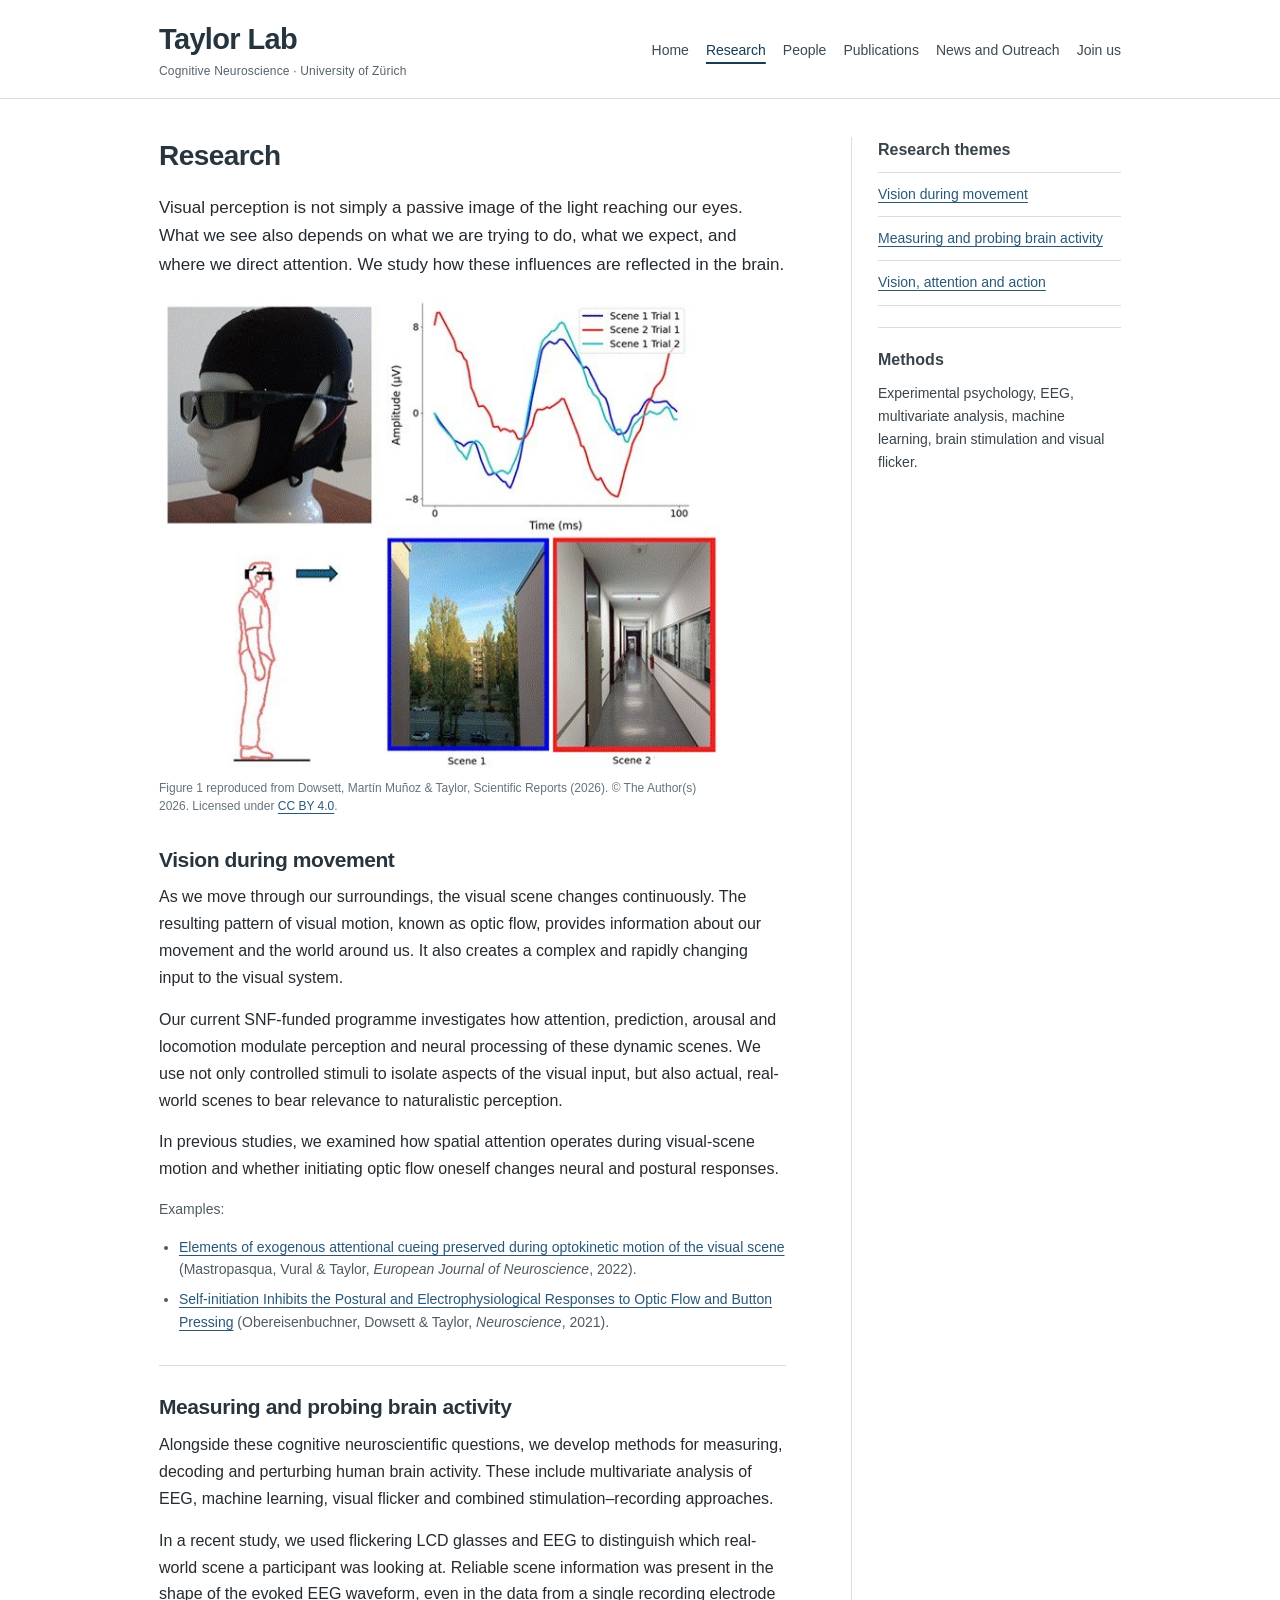
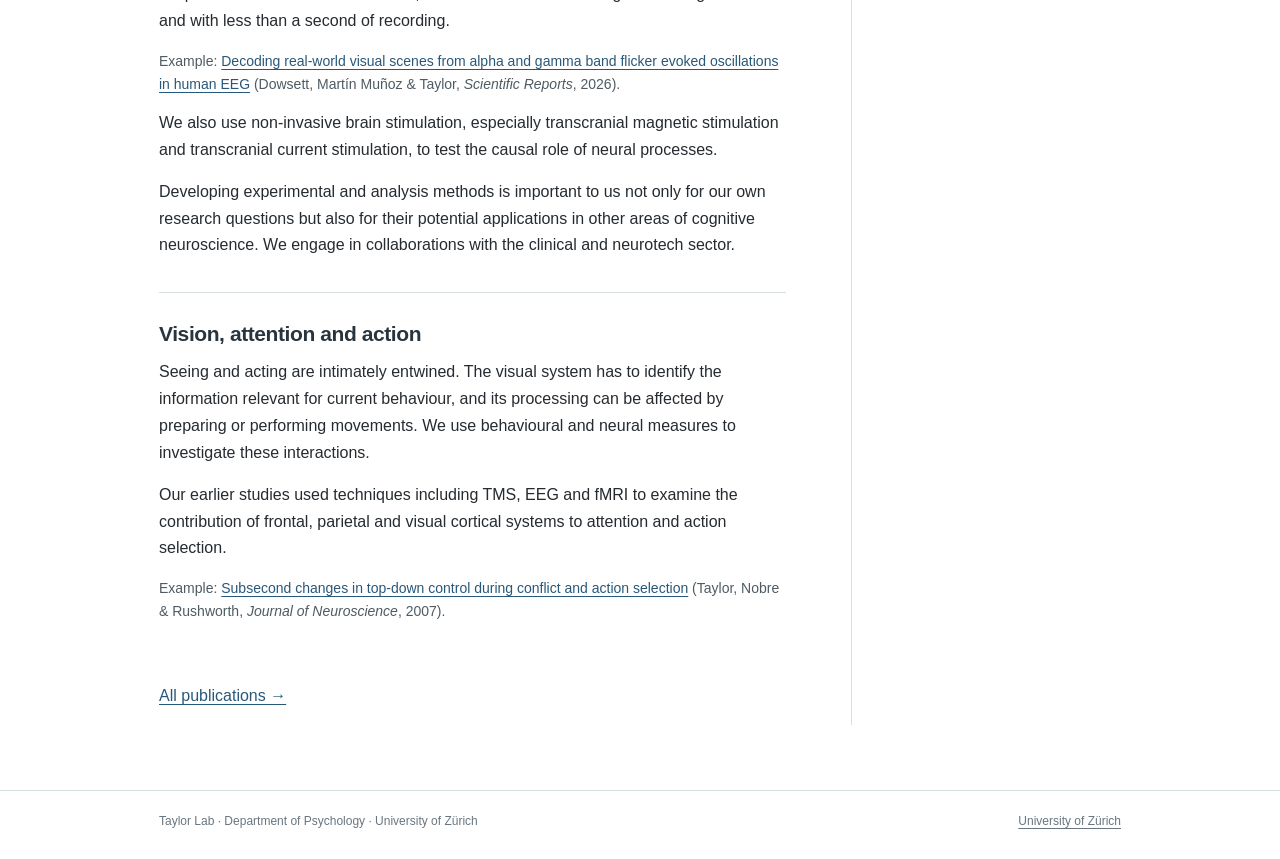
<file: research.html>
<!DOCTYPE html>

<html lang="en">
<head>
<meta charset="utf-8"/>
<meta content="width=device-width, initial-scale=1" name="viewport"/>
<meta content="Vision, attention, action and optic flow: current research and experimental methods in the Taylor Lab, University of Zürich." name="description"/>
<meta content="#ffffff" name="theme-color"/>
<title>Research | Taylor Lab</title>
<link href="assets/style.css" rel="stylesheet"/>
</head>
<body>
<a class="skip-link" href="#content">Skip to content</a>
<header class="site-header">
<div class="masthead">
<div class="identity"><a href="index.html">Taylor Lab</a><small>Cognitive Neuroscience · University of Zürich</small></div>
<nav aria-label="Main navigation"><a href="index.html">Home</a><a aria-current="page" href="research.html">Research</a><a href="people.html">People</a><a href="publications.html">Publications</a><a href="news.html">News and Outreach</a><a href="join.html">Join us</a></nav>
</div>
</header>
<main class="container main" id="content">
<div class="columns">
<article class="content">
<h1 class="page-title">Research</h1>
<p class="lead">Visual perception is not simply a passive image of the light reaching our eyes. What we see also depends on what we are trying to do, what we expect, and where we direct attention. We study how these influences are reflected in the brain.</p><figure class="research-figure"><img alt="Multi-panel experimental figure showing EEG shutter glasses, evoked EEG waveforms, a walking participant, and photographs of two real-world scenes used in scene decoding." height="500" loading="lazy" src="assets/research-figure-1.jpg" width="602"/><figcaption>Figure 1 reproduced from Dowsett, Martín Muñoz &amp; Taylor, Scientific Reports (2026). © The Author(s) 2026. Licensed under <a href="https://creativecommons.org/licenses/by/4.0/">CC BY 4.0</a>.</figcaption></figure><section class="research-entry" id="optic-flow">
<h2>Vision during movement</h2>
<p>As we move through our surroundings, the visual scene changes continuously. The resulting pattern of visual motion, known as optic flow, provides information about our movement and the world around us. It also creates a complex and rapidly changing input to the visual system.</p>
<p>Our current SNF-funded programme investigates how attention, prediction, arousal and locomotion modulate perception and neural processing of these dynamic scenes. We use not only controlled stimuli to isolate aspects of the visual input, but also actual, real-world scenes to bear relevance to naturalistic perception.</p>
<p>In previous studies, we examined how spatial attention operates during visual-scene motion and whether initiating optic flow oneself changes neural and postural responses.</p>
<p class="paper-note">Examples:</p>
<ul class="research-papers">
<li><a href="https://doi.org/10.1111/ejn.15582">Elements of exogenous attentional cueing preserved during optokinetic motion of the visual scene</a> (Mastropasqua, Vural &amp; Taylor, <em>European Journal of Neuroscience</em>, 2022).</li>
<li><a href="https://doi.org/10.1016/j.neuroscience.2021.07.003">Self-initiation Inhibits the Postural and Electrophysiological Responses to Optic Flow and Button Pressing</a> (Obereisenbuchner, Dowsett &amp; Taylor, <em>Neuroscience</em>, 2021).</li>
</ul>
</section><section class="research-entry" id="methods">
<h2>Measuring and probing brain activity</h2>
<p>Alongside these cognitive neuroscientific questions, we develop methods for measuring, decoding and perturbing human brain activity. These include multivariate analysis of EEG, machine learning, visual flicker and combined stimulation–recording approaches.</p>
<p>In a recent study, we used flickering LCD glasses and EEG to distinguish which real-world scene a participant was looking at. Reliable scene information was present in the shape of the evoked EEG waveform, even in the data from a single recording electrode and with less than a second of recording.</p>
<p class="paper-note">Example: <a href="https://doi.org/10.1038/s41598-026-42197-5">Decoding real-world visual scenes from alpha and gamma band flicker evoked oscillations in human EEG</a> (Dowsett, Martín Muñoz &amp; Taylor, <em>Scientific Reports</em>, 2026).</p>
<p>We also use non-invasive brain stimulation, especially transcranial magnetic stimulation and transcranial current stimulation, to test the causal role of neural processes.</p>
<p>Developing experimental and analysis methods is important to us not only for our own research questions but also for their potential applications in other areas of cognitive neuroscience. We engage in collaborations with the clinical and neurotech sector.</p>
</section><section class="research-entry" id="vision">
<h2>Vision, attention and action</h2>
<p>Seeing and acting are intimately entwined. The visual system has to identify the information relevant for current behaviour, and its processing can be affected by preparing or performing movements. We use behavioural and neural measures to investigate these interactions.</p>
<p>Our earlier studies used techniques including TMS, EEG and fMRI to examine the contribution of frontal, parietal and visual cortical systems to attention and action selection.</p>
<p class="paper-note">Example: <a href="https://doi.org/10.1523/JNEUROSCI.2877-07.2007">Subsecond changes in top-down control during conflict and action selection</a> (Taylor, Nobre &amp; Rushworth, <em>Journal of Neuroscience</em>, 2007).</p>
</section>



<p><a href="publications.html">All publications →</a></p>
</article>
<aside aria-label="Research navigation" class="sidebar">
<section><h2>Research themes</h2><ul class="mini-list"><li><a href="#optic-flow">Vision during movement</a></li><li><a href="#methods">Measuring and probing brain activity</a></li><li><a href="#vision">Vision, attention and action</a></li></ul></section>
<section><h2>Methods</h2><p>Experimental psychology, EEG, multivariate analysis, machine learning, brain stimulation and visual flicker.</p></section>
</aside>
</div>
</main>
<footer class="site-footer"><div class="footer-inner"><span>Taylor Lab · Department of Psychology · University of Zürich</span><span><a href="https://www.psychologie.uzh.ch/" rel="noopener noreferrer">University of Zürich</a></span></div></footer>
</body>
</html>
</file>
<file: assets/style.css>
:root{--ink:#252b30;--secondary:#57626a;--link:#285879;--rule:#d8dfe2;--paper:#fff;--light:#f2f4f5;--max:1010px}
*{box-sizing:border-box}html{scroll-behavior:smooth}body{margin:0;background:var(--paper);color:var(--ink);font:16px/1.68 Arial,Helvetica,sans-serif;-webkit-font-smoothing:antialiased}a{color:var(--link);text-underline-offset:3px}a:hover{color:#173c53}a:focus-visible{outline:2px solid #285879;outline-offset:3px}header{border-bottom:1px solid var(--rule)}.masthead{max-width:var(--max);margin:auto;padding:23px 24px 18px;display:flex;align-items:end;justify-content:space-between;gap:20px}.identity{flex:0 0 300px;min-width:205px}.identity a{display:inline-block;font-size:29px;line-height:1.15;font-weight:600;letter-spacing:-.65px;text-decoration:none;color:#25343e;white-space:nowrap}.identity small{display:block;color:var(--secondary);font-size:12px;letter-spacing:.015em;line-height:1.4;margin-top:5px}nav{display:flex;gap:23px;flex-wrap:nowrap;align-items:center;padding-bottom:1px}nav a{white-space:nowrap;color:#3d4850;text-decoration:none;font-size:14px;font-weight:400}nav a[aria-current="page"]{color:#173c53;text-decoration:underline;text-underline-offset:7px;text-decoration-thickness:2px}.container{max-width:var(--max);margin:0 auto;padding:0 24px}.main{padding-top:38px;padding-bottom:65px}.feature{margin:0 0 29px}.feature svg{display:block;width:100%;height:auto;background:#f1f3f4;border:1px solid #e5e9ec}.feature figcaption{font-size:12px;color:#66737b;margin-top:6px}.columns{display:grid;grid-template-columns:minmax(0,1fr) 270px;gap:65px}.content{min-width:0}.content h1,.content h2,.content h3{font-weight:600;color:#29353e;line-height:1.28;letter-spacing:-.02em}.content h1{font-size:28px;margin:1px 0 14px}.content h2{font-size:21px;margin:30px 0 10px}.content h3{font-size:18px;margin:25px 0 6px}.content p{margin:0 0 15px}.intro{font-size:17px;line-height:1.65}.sidebar h2{font-size:16px;letter-spacing:0;font-weight:600;line-height:1.35;margin:2px 0 12px}.sidebar{border-left:1px solid var(--rule);padding-left:26px;font-size:14px;line-height:1.65;color:#39434a}.sidebar p{margin:0 0 15px}.sidebar section+section{border-top:1px solid var(--rule);padding-top:19px;margin-top:21px}.sidebar .minor{color:#67747c;font-size:13px}.more-link{font-size:15px}.divider{border:0;border-top:1px solid var(--rule);margin:35px 0}.research-line{padding:12px 0 14px;border-bottom:1px solid var(--rule)}.research-line:first-of-type{border-top:1px solid var(--rule)}.research-line h3{font-size:17px;margin:0 0 6px}.research-line p{font-size:15px;margin:0}.page-title{margin-bottom:20px!important}.lead{font-size:17px}.research-entry{padding-bottom:18px;border-bottom:1px solid var(--rule);margin:28px 0}.research-entry:last-of-type{border-bottom:0}.research-entry h2{margin:0 0 11px}.draft-note{font-size:13px;color:#68757b;border-left:3px solid #bbcbd4;padding-left:13px;margin:22px 0}.small-list{padding-left:20px}.small-list li{margin-bottom:10px}footer{border-top:1px solid var(--rule);font-size:12px;color:#69767f}.footer-inner{max-width:var(--max);margin:auto;padding:20px 24px 28px;display:flex;justify-content:space-between;gap:20px;flex-wrap:wrap}.footer-inner a{color:inherit}.no-photo{width:100%;max-width:230px;min-height:225px;border:1px solid var(--rule);background:#f2f3f3;color:#7d898f;display:flex;align-items:center;justify-content:center;text-align:center;font-size:13px;padding:16px}.two-col{display:grid;grid-template-columns:minmax(0,1fr) 230px;gap:28px}.eyebrow{color:#667680;font-size:13px}.opportunity{border-top:1px solid var(--rule);padding-top:16px}.mini-list{list-style:none;padding:0;margin:0}.mini-list li{border-bottom:1px solid var(--rule);padding:10px 0}.mini-list li:first-child{border-top:1px solid var(--rule)}
@media(max-width:730px){.masthead{display:block;padding:20px 20px 12px}.identity{flex:auto}.identity a{font-size:26px}nav{gap:16px;flex-wrap:wrap;padding-top:17px}nav a{font-size:14px}.container{padding:0 20px}.main{padding-top:22px;padding-bottom:45px}.columns{grid-template-columns:1fr;gap:22px}.sidebar{border-left:0;border-top:1px solid var(--rule);padding:20px 0 0}.feature{margin-bottom:23px}.content h1{font-size:25px}.intro{font-size:16px}.two-col{grid-template-columns:1fr}.no-photo{max-width:280px;min-height:180px}.footer-inner{padding:17px 20px 23px}}
@media(prefers-reduced-motion:reduce){html{scroll-behavior:auto}}

/* Minor typographic and accessibility refinements for release candidate */
.skip-link{position:absolute;z-index:100;left:0;top:0;width:1px;height:1px;overflow:hidden;margin:-1px;padding:0;border:0;clip:rect(0,0,0,0);clip-path:inset(50%);white-space:nowrap}
.skip-link:focus{left:10px;top:10px;width:auto;height:auto;margin:0;padding:9px 14px;border:2px solid #285879;clip:auto;clip-path:none;background:#fff}
.feature img{display:block;width:100%;height:auto;border:1px solid #e1e6e9}
.reading-width{max-width:785px}
.person-name{margin-bottom:0!important}
.paper-note{font-size:14px;line-height:1.6;color:#4e5b62;margin-top:6px}
.small-muted{color:#66737b;font-size:12px}
.publications-list{list-style:none;padding:0;margin:20px 0}
.publication{border-top:1px solid var(--rule);padding:18px 0 17px}
.publication:last-child{border-bottom:1px solid var(--rule)}
.publication-title{font-size:16px;line-height:1.5;font-weight:600}
.publication-details{font-size:13px;color:#57626a;margin:4px 0 7px;line-height:1.5}
.publication p{font-size:14px;line-height:1.6;color:#4e5a60;margin:0}
#content{scroll-margin-top:18px}
.research-entry{scroll-margin-top:18px}

@media (min-width:731px) and (max-width:920px){.masthead{align-items:flex-start;flex-wrap:wrap}.identity{flex:1 0 100%}nav{gap:22px}}

/* Compact citations within research themes */
.research-papers{margin:1px 0 14px;padding-left:20px;font-size:14px;line-height:1.6;color:#4e5b62}
.research-papers li{margin-bottom:8px}

/* October 2026 additions: preserve the approved restrained academic layout. */
.masthead{align-items:center}
.identity{flex-basis:275px}
nav{gap:17px;flex-wrap:wrap;justify-content:flex-end}
.feature img{display:block;width:100%;height:clamp(175px,29vw,300px);object-fit:cover;object-position:center 53%;border:0}
.profile-photo{float:right;width:210px;max-width:40%;height:auto;margin:2px 0 18px 25px;display:block}
.person-profile::after{content:"";display:table;clear:both}
.profile-links{font-size:14px}
.people-section{border-top:1px solid var(--rule);padding-top:16px;margin-top:20px}
.member{border-bottom:1px solid var(--rule);padding:8px 0 10px}
.member h3{margin:5px 0 4px;font-size:17px}
.member p{font-size:15px}
.people-list{margin:5px 0 22px;padding-left:20px;font-size:15px;line-height:1.65}
.people-list li{padding:2px 0}
.news-item{padding:12px 0 18px;border-bottom:1px solid var(--rule)}
.news-item h2{margin-top:12px}
.news-item .eyebrow{margin-top:-6px}
@media(max-width:900px){.masthead{align-items:flex-start;flex-wrap:wrap}.identity{flex:1 1 100%}nav{justify-content:flex-start;gap:17px}}
@media(max-width:530px){.profile-photo{width:150px;max-width:43%;margin-left:14px}.feature img{height:190px;object-position:50% 48%}nav{gap:12px 18px}}

/* November 2026: research image and team member portrait */
.research-figure{max-width:570px;margin:18px 0 32px}
.research-figure img{display:block;width:100%;height:auto}
.research-figure figcaption{font-size:12px;line-height:1.5;color:#66737b;margin-top:8px}
.member-with-photo{display:flow-root}
.member-photo{float:right;width:132px;height:132px;object-fit:cover;object-position:center 25%;border-radius:2px;margin:2px 0 10px 19px}
@media(max-width:530px){.member-photo{width:108px;height:108px;margin-left:13px}.research-figure{margin:15px 0 27px}}
</file>
